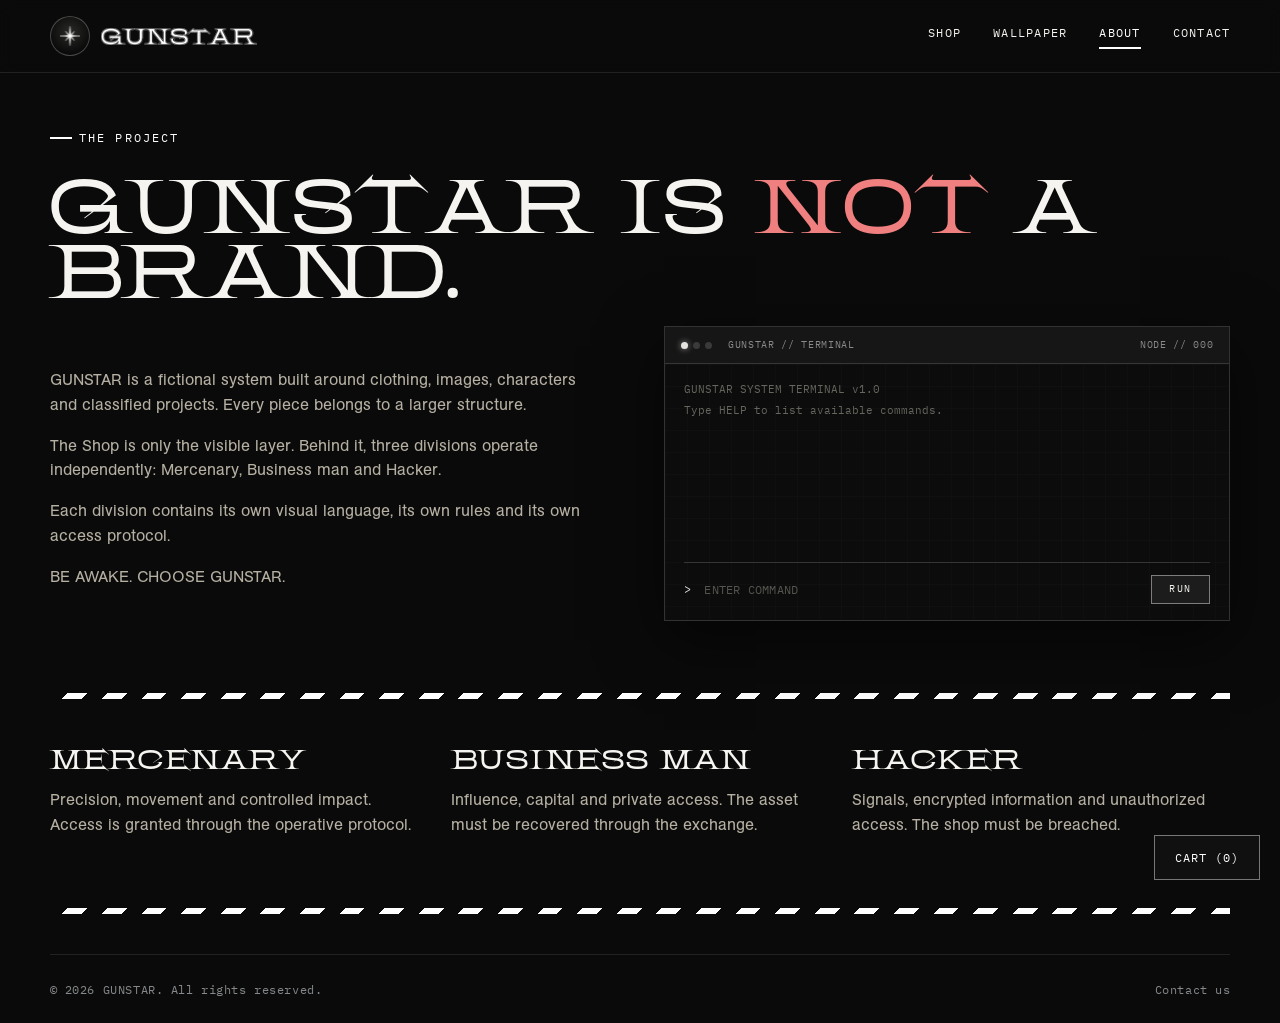
<file: a-propos.html>
<!DOCTYPE html>
<html lang="en">

<head>
  <meta charset="UTF-8">
  <meta name="viewport" content="width=device-width, initial-scale=1.0">

  <title>About — GUNSTAR</title>
  <meta
    name="description"
    content="About GUNSTAR — a classified system of clothing, images and digital artifacts."
  >

  <link
    rel="preconnect"
    href="https://fonts.googleapis.com"
  >
  <link
    rel="preconnect"
    href="https://fonts.gstatic.com"
    crossorigin
  >

  <link
    href="https://fonts.googleapis.com/css2?family=Anton&family=Archivo:wght@400;500;600;700&family=IBM+Plex+Mono:wght@500;600&display=swap"
    rel="stylesheet"
  >

  <link rel="stylesheet" href="assets/css/style.css">
  <link rel="icon" type="image/png" href="https://res.cloudinary.com/iptm1k0x/image/upload/demon_face.png">
</head>

<body>

<header class="header">
  <div class="header__inner">

    <a href="index.html" class="brand">
  <img
    src="assets/img/etoile_blanche.png"
    class="brand__logo-symbol"
    alt="GUNSTAR"
  >
  <img
    src="assets/img/bogo_blanc.png"
    class="brand__logo-wordmark"
    alt="GUNSTAR"
  >
</a>

    <nav class="nav">
      <a href="galerie.html">Shop</a>
      <a href="wallpaper.html">Wallpaper</a>
      <a href="a-propos.html" aria-current="page">About</a>
      <a href="contact.html">Contact</a>
    </nav>

    <button
      class="nav-toggle"
      aria-label="Open menu"
      aria-expanded="false"
    >
      ☰
    </button>

  </div>
</header>


<main>

  <section class="section">
  <div class="container">

    <div class="catalog-head">
      <div>
        <p class="eyebrow">THE PROJECT</p>
        <h1 style="font-size:clamp(2.4rem,6vw,4.4rem); margin-top:0.6rem;">
          GUNSTAR IS <span style="color:#F08080;">NOT</span> A BRAND.
        </h1>
      </div>
    </div>

    <div class="split">

      <div>
        <p style="margin-top:1.5rem;">
          GUNSTAR is a fictional system built around clothing,
          images, characters and classified projects.
          Every piece belongs to a larger structure.
        </p>

        <p>
          The Shop is only the visible layer.
          Behind it, three divisions operate independently:
          Mercenary, Business man and Hacker.
        </p>

        <p>
          Each division contains its own visual language,
          its own rules and its own access protocol.
        </p>

        <p>
          BE AWAKE. CHOOSE GUNSTAR.
        </p>
      </div>

      <div class="gunstar-terminal" data-gunstar-terminal>
        <div class="gunstar-terminal__bar">
          <div class="gunstar-terminal__lights"><i></i><i></i><i></i></div>
          <span>GUNSTAR // TERMINAL</span>
          <span>NODE // 000</span>
        </div>
        <div class="gunstar-terminal__body">
          <div class="gunstar-terminal__log" data-gunstar-log aria-live="polite"></div>
          <form class="gunstar-terminal__row" data-gunstar-form>
            <span>&gt;</span>
            <input
              type="text"
              data-gunstar-input
              autocomplete="off"
              spellcheck="false"
              maxlength="32"
              placeholder="ENTER COMMAND"
              aria-label="Commande terminal GUNSTAR"
            >
            <button type="submit" class="gunstar-terminal__run">RUN</button>
          </form>
        </div>
      </div>

    </div>
  </section>


  <section class="section section--tight">

    <div class="container">

      <div class="stripe"
           style="margin-bottom:3rem;">
      </div>

      <div class="grid">

        <article>
          <h3>Mercenary</h3>

          <p style="margin-top:1rem;">
            Precision, movement and controlled impact.
            Access is granted through the operative protocol.
          </p>
        </article>


        <article>
          <h3>Business man</h3>

          <p style="margin-top:1rem;">
            Influence, capital and private access.
            The asset must be recovered through the exchange.
          </p>
        </article>


        <article>
          <h3>Hacker</h3>

          <p style="margin-top:1rem;">
            Signals, encrypted information and unauthorized
            access. The shop must be breached.
          </p>
        </article>

      </div>

  </section>

</main>


<footer class="footer">

  <div class="container">

    <div class="stripe"
         style="margin-bottom:2.5rem;">
    </div>

    <div class="footer__bottom">
      <span>© 2026 GUNSTAR. All rights reserved.</span>
      <a href="contact.html">Contact us</a>
    </div>

  </div>

</footer>

<script src="assets/js/products-data.js"></script>
<script src="assets/js/cart.js"></script>
<script src="assets/js/script.js"></script>

</body>
</html>
</file>
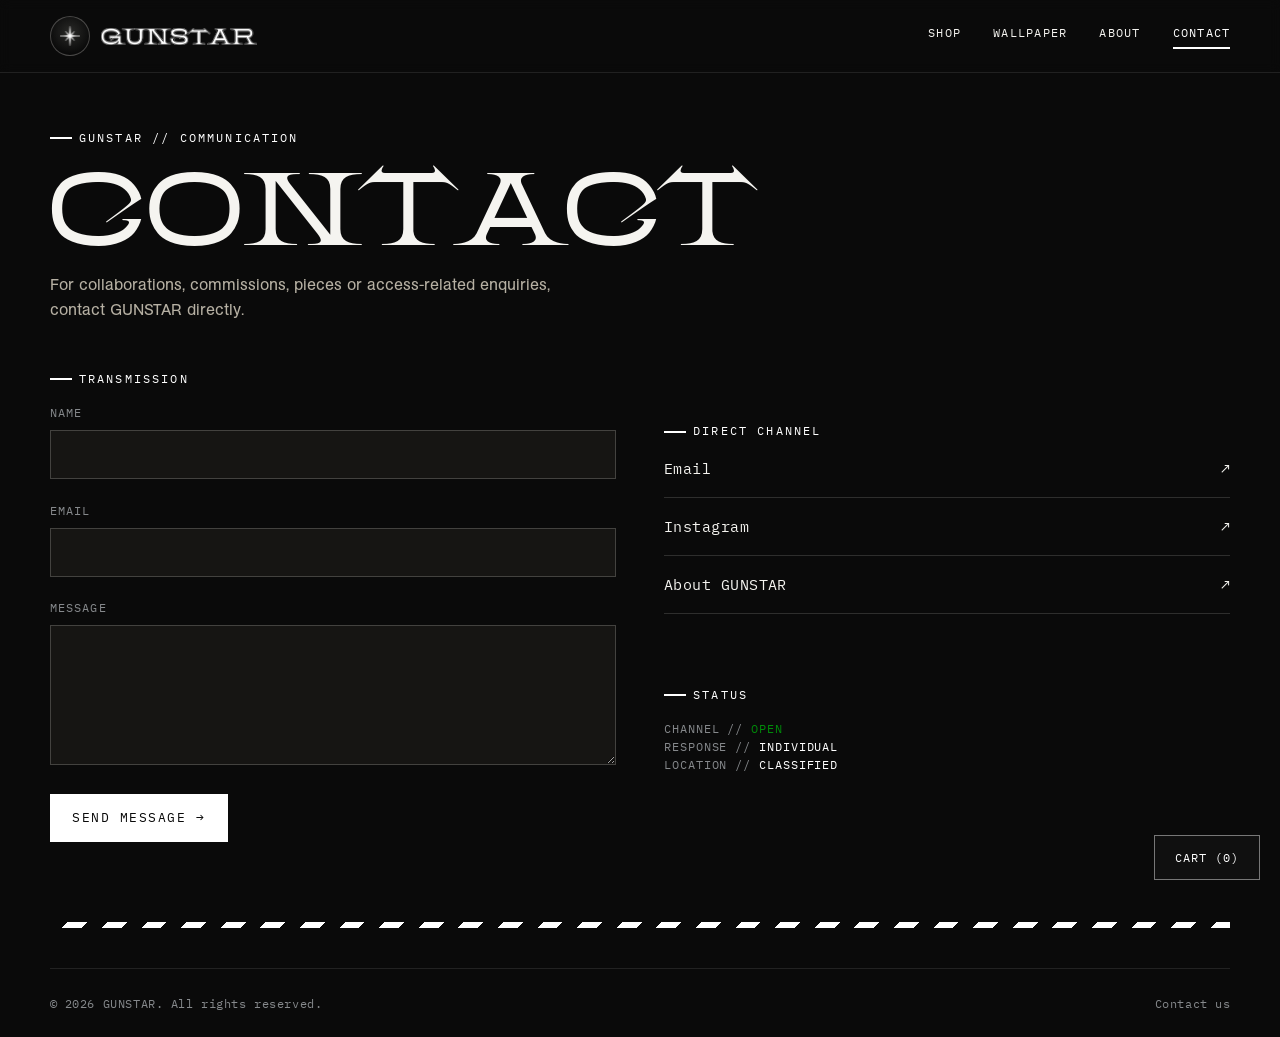
<file: contact.html>
<!DOCTYPE html>
<html lang="en">

<head>
  <meta charset="UTF-8">
  <meta name="viewport" content="width=device-width, initial-scale=1.0">

  <title>Contact — GUNSTAR</title>
  <meta
    name="description"
    content="Contact GUNSTAR."
  >

  <link
    rel="preconnect"
    href="https://fonts.googleapis.com"
  >

  <link
    href="https://fonts.googleapis.com/css2?family=Anton&family=Archivo:wght@400;500;600;700&family=IBM+Plex+Mono:wght@500;600&display=swap"
    rel="stylesheet"
  >

  <link rel="stylesheet" href="assets/css/style.css">
  <link rel="icon" type="image/png" href="https://res.cloudinary.com/iptm1k0x/image/upload/demon_face.png">
</head>

<body>

<header class="header">

  <div class="header__inner">

    <a href="index.html" class="brand">
  <img
    src="assets/img/etoile_blanche.png"
    class="brand__logo-symbol"
    alt="GUNSTAR"
  >
  <img
    src="assets/img/bogo_blanc.png"
    class="brand__logo-wordmark"
    alt="GUNSTAR"
  >
</a>

    <nav class="nav">
      <a href="galerie.html">Shop</a>
      <a href="wallpaper.html">Wallpaper</a>
      <a href="a-propos.html">About</a>
      <a href="contact.html" aria-current="page">Contact</a>
    </nav>

    <button
      class="nav-toggle"
      aria-label="Open menu"
      aria-expanded="false"
    >
      ☰
    </button>

  </div>

</header>


<main>

  <section class="section">

    <div class="container">

      <div class="catalog-head">

        <div>

          <p class="eyebrow">
            GUNSTAR // COMMUNICATION
          </p>

          <h1 style="font-size:clamp(3rem,8vw,6rem);">
            Contact
          </h1>

          <p style="margin-top:1.3rem;">
            For collaborations, commissions, pieces or
            access-related enquiries, contact GUNSTAR directly.
          </p>

        </div>

      </div>


      <div class="split">

        <div>

          <p class="eyebrow">
            TRANSMISSION
          </p>

          <form
            class="contact-form"
            data-contact-form
            action="https://formspree.io/f/xyegapop"
            method="POST"
          >

            <input type="hidden" name="_subject" value="GUNSTAR — New contact message">
            <input type="text" name="_gotcha" style="display:none" tabindex="-1" autocomplete="off">

            <div class="form-field">

              <label for="name">
                Name
              </label>

              <input
                id="name"
                type="text"
                name="name"
                autocomplete="name"
                required
              >

            </div>


            <div class="form-field">

              <label for="email">
                Email
              </label>

              <input
                id="email"
                type="email"
                name="email"
                autocomplete="email"
                required
              >

            </div>


            <div class="form-field">

              <label for="message">
                Message
              </label>

              <textarea
                id="message"
                name="message"
                required
              ></textarea>

            </div>


            <button
              type="submit"
              class="btn btn--solid"
            >
              Send message →
            </button>

          </form>

        </div>


        <div>

          <p class="eyebrow">
            DIRECT CHANNEL
          </p>

          <div class="contact-list">

            <a href="mailto:contact@gunstar.world">
              <span>Email</span>
              <span>↗</span>
            </a>

            <a href="https://www.instagram.com/gunstarllxx/" target="_blank" rel="noopener noreferrer">
  <span>Instagram</span>
  <span>↗</span>
</a>

            <a href="a-propos.html">
              <span>About GUNSTAR</span>
              <span>↗</span>
            </a>

          </div>


          <div style="margin-top:4rem;">

            <p class="eyebrow">
              STATUS
            </p>

            <p style="
              font-family:var(--font-mono);
              font-size:.72rem;
              letter-spacing:.08em;
              color:var(--steel);
            ">
               CHANNEL // <span style="color:#018a0a;">OPEN</span><br>
              RESPONSE // <span style="color:#ffffff;">INDIVIDUAL</span><br>
              LOCATION // <span style="color:#ffffff;">CLASSIFIED</span>
            </p>

          </div>

        </div>

      </div>

    </div>

  </section>

</main>


<footer class="footer">

  <div class="container">

    <div class="stripe"
         style="margin-bottom:2.5rem;">
    </div>

    <div class="footer__bottom">
      <span>© 2026 GUNSTAR. All rights reserved.</span>
      <a href="contact.html">Contact us</a>
    </div>

  </div>

</footer>

<script src="assets/js/products-data.js"></script>
<script src="assets/js/cart.js"></script>
<script src="assets/js/script.js"></script>

</body>
</html>
</file>
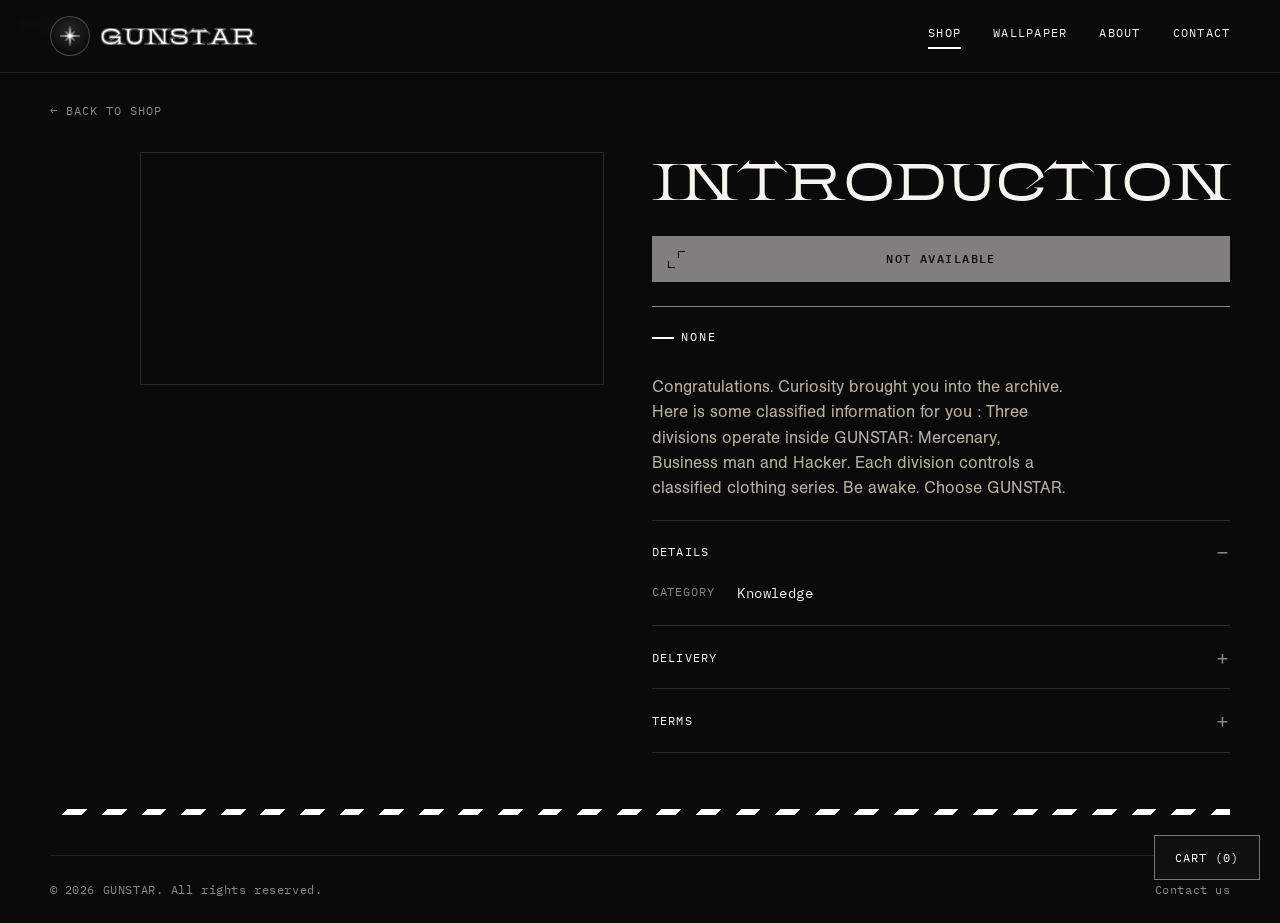
<file: product.html>
<!DOCTYPE html>
<html lang="en">
<head>
<meta charset="UTF-8">
<meta name="viewport" content="width=device-width, initial-scale=1.0">
<title>Product — GUNSTAR</title>
<meta name="description" content="GUNSTAR product page — visuals, story and details behind each piece.">
<link rel="preconnect" href="https://fonts.googleapis.com">
<link rel="preconnect" href="https://fonts.gstatic.com" crossorigin>
<link href="https://fonts.googleapis.com/css2?family=Anton&family=Archivo:wght@400;500;600;700&family=IBM+Plex+Mono:wght@500;600&display=swap" rel="stylesheet">
<link rel="stylesheet" href="assets/css/style.css">
<style>
.product-info #product-title {margin:0 0 .8rem}
.product-info .product-price {margin:0}
#shipping-note {color:var(--bone-dim);font: .85rem var(--font-mono);margin:.35rem 0 0}
#variant-field {border:0;padding:0;margin:1.6rem 0 0}
#variant-field legend {margin-bottom:.55rem}
#variant-options,.purchase-row,#quantity-control {display:flex;gap:.5rem}
.product-info button {font-family:var(--font-mono);cursor:pointer}
#variant-options button {min-width:3rem;min-height:44px;padding:0 .65rem;background:transparent;color:var(--bone);border:1px solid var(--steel)}
#variant-options button[aria-pressed=true] {background:var(--bone);color:var(--black)}
#variant-options button:disabled {opacity:.55;cursor:default;background:linear-gradient(to bottom right,transparent 49%,var(--steel) 50%,transparent 52%)}
.purchase-row {margin:1.3rem 0;padding-bottom:1.5rem;border-bottom:1px solid var(--steel)}
#quantity-control {align-items:center;background:var(--charcoal);gap:0}
#quantity-control button {width:2.3rem;height:44px;background:transparent;color:inherit;border:0}
#quantity-control button:disabled {opacity:.35}
#units {min-width:2ch;text-align:center}
#add-to-cart {flex:1;background:var(--bone);border:0;color:var(--black);min-height:46px}
#add-to-cart:disabled {opacity:.5}
#add-to-cart span {padding:.6rem}
.product-info .product-description {margin:.7rem 0 1.2rem}
</style>
</head>
<body>

<header class="header">
  <div class="header__inner">
    <a href="index.html" class="brand">
  <img
    src="assets/img/etoile_blanche.png"
    class="brand__logo-symbol"
    alt="GUNSTAR"
  >
  <img
    src="assets/img/bogo_blanc.png"
    class="brand__logo-wordmark"
    alt="GUNSTAR"
  >
</a>
    <nav class="nav">
      <a href="galerie.html" aria-current="page">Shop</a>
      <a href="wallpaper.html">Wallpaper</a>
      <a href="a-propos.html">About</a>
      <a href="contact.html">Contact</a>
    </nav>
    <button class="nav-toggle" aria-label="Open menu" aria-expanded="false">☰</button>
  </div>
</header>

<section class="section section--tight">
  <div class="container">

    <a class="product-back" href="galerie.html">← Back to shop</a>

    <div class="product" id="product-root">

      <!-- Gallery: thumbnails column + main media, filled in by initProductPage() -->
      <div class="product-gallery">
        <div class="product-gallery__thumbs" id="product-thumbs"></div>
        <div class="product-gallery__main">
          <span class="product-media__index" id="product-index">N°00</span>
          <div id="product-media-slot"></div>
        </div>
      </div>

      <!-- Info: title, description, accordion, filled in by initProductPage() -->
      <div class="product-info">
        <h1 id="product-title">Loading…</h1>
        <p class="product-price" id="product-price" hidden></p>
        <p id="shipping-note" hidden>Shipping calculated at checkout.</p>
        <fieldset id="variant-field" hidden>
          <legend id="variant-label">Size</legend>
          <div id="variant-options"></div>
        </fieldset>
        <div class="purchase-row">
          <div id="quantity-control" hidden>
            <button type="button" id="less" aria-label="Decrease quantity">−</button>
            <output id="units" aria-label="Quantity">1</output>
            <button type="button" id="more" aria-label="Increase quantity">+</button>
          </div>
          <button type="button" id="add-to-cart" disabled><span class="enquiry-btn__label">BUY THIS ITEM</span></button>
        </div>
        <p class="eyebrow" id="product-category"></p>
        <p class="product-description" id="product-description"></p>
        <div class="product-accordion">
          <details open>
            <summary>Details</summary>
            <dl class="product-details" id="product-details"></dl>
          </details>
          <details>
            <summary>Delivery</summary>
            <p id="product-delivery"></p>
          </details>
          <details>
            <summary>Terms</summary>
            <p id="product-terms"></p>
          </details>
        </div>
      </div>

    </div>
  </div>
</section>

<footer class="footer">
  <div class="container">
    <div class="stripe" style="margin-bottom:2.5rem;"></div>
    <div class="footer__bottom">
      <span>© 2026 GUNSTAR. All rights reserved.</span>
      <a href="contact.html">Contact us</a>
    </div>
  </div>
</footer>


<script src="assets/js/products-data.js?v=shop2"></script>
<script src="assets/js/cart.js?v=shop2"></script>
<script src="assets/js/script.js"></script>
</body>
</html>
</file>
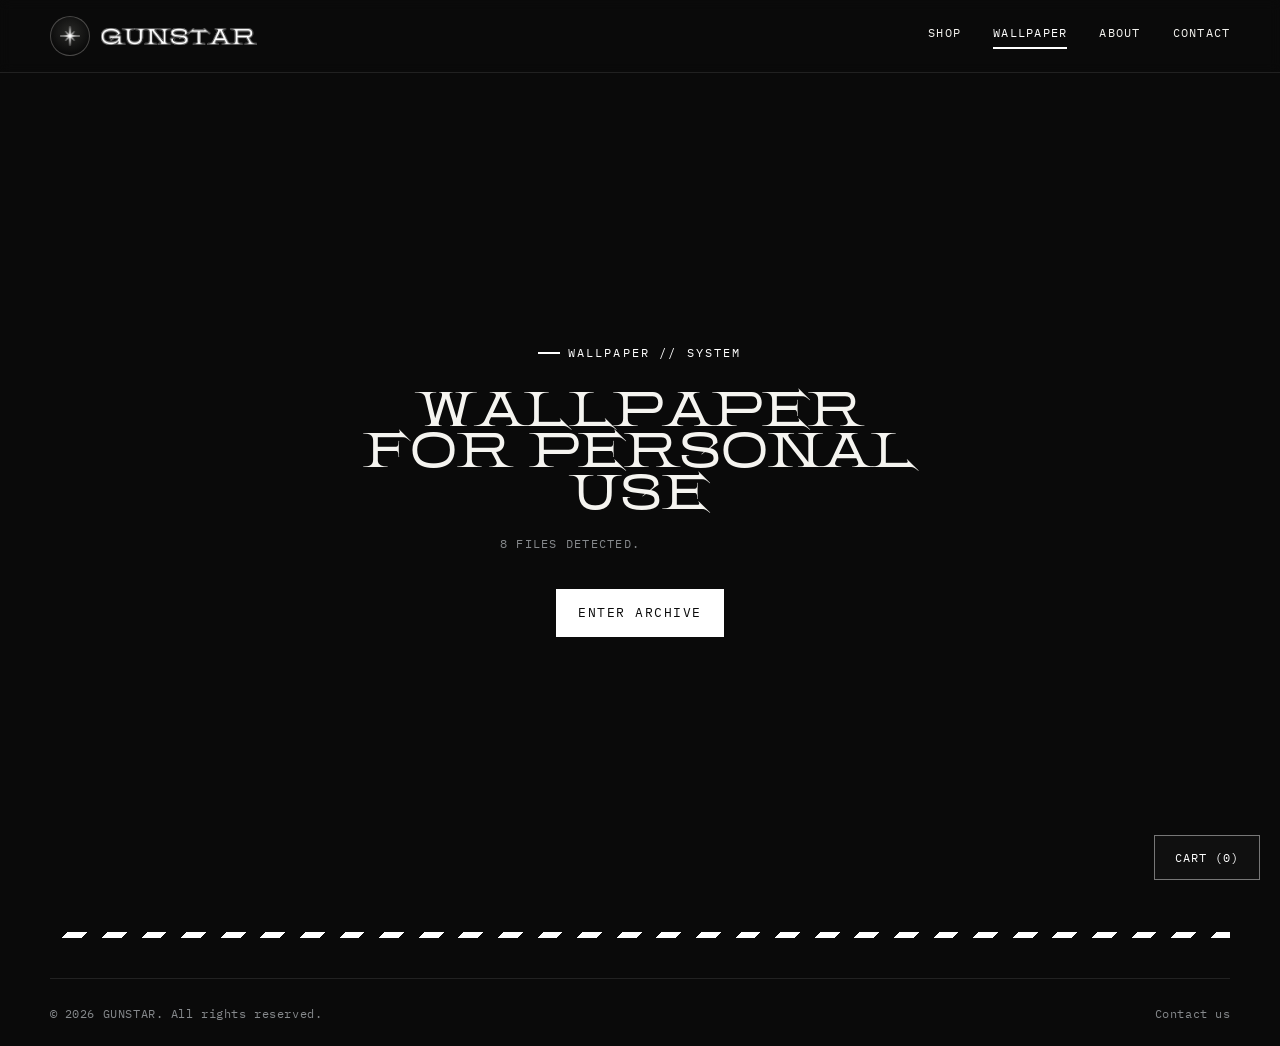
<file: wallpaper.html>
<!DOCTYPE html>
<html lang="en">
<head>
<meta charset="UTF-8">
<meta name="viewport" content="width=device-width, initial-scale=1.0">
<title>Wallpaper // System — GUNSTAR</title>
<meta name="description" content="GUNSTAR visual archive — consult and retrieve classified wallpaper transmissions.">
<link rel="icon" type="image/png" href="https://res.cloudinary.com/iptm1k0x/image/upload/demon_face.png">
<link rel="preconnect" href="https://fonts.googleapis.com">
<link rel="preconnect" href="https://fonts.gstatic.com" crossorigin>
<link href="https://fonts.googleapis.com/css2?family=Anton&family=Archivo:wght@400;500;600;700&family=IBM+Plex+Mono:wght@500;600&display=swap" rel="stylesheet">
<link rel="stylesheet" href="assets/css/style.css">
</head>
<body>

<header class="header">
  <div class="header__inner">
    <a href="index.html" class="brand">
      <img src="assets/img/etoile_blanche.png" class="brand__logo-symbol" alt="GUNSTAR">
      <img src="assets/img/bogo_blanc.png" class="brand__logo-wordmark" alt="GUNSTAR">
    </a>
    <nav class="nav">
      <a href="galerie.html">Shop</a>
      <a href="wallpaper.html" aria-current="page">Wallpaper</a>
      <a href="a-propos.html">About</a>
      <a href="contact.html">Contact</a>
    </nav>
    <button class="nav-toggle" aria-label="Open menu" aria-expanded="false">☰</button>
  </div>
</header>

<main class="wallpaper-page" id="wallpaper-root">

  <!-- ============ Intro screen ============ -->
  <section class="wallpaper-intro" id="wallpaper-intro">
    <p class="eyebrow">WALLPAPER // SYSTEM</p>
    <h1 class="wallpaper-intro__title">WALLPAPER<br>FOR PERSONAL USE</h1>
    <p class="wallpaper-intro__count" id="wallpaper-count"><!-- filled by JS --></p>

    <button type="button" class="btn btn--solid" id="wallpaper-enter">ENTER ARCHIVE</button>

    <div class="wallpaper-intro__status" id="wallpaper-status" hidden>
      <p class="wallpaper-intro__status-text" id="wallpaper-status-text">INITIALIZING...</p>
      <div class="wallpaper-progress"><div class="wallpaper-progress__bar" id="wallpaper-progress-bar"></div></div>
    </div>
  </section>

  <!-- ============ Main viewer ============ -->
  <section class="wallpaper-viewer" id="wallpaper-viewer" hidden>

    <div class="wallpaper-viewer__top">
      <span class="wallpaper-viewer__file" id="wallpaper-file-counter">FILE 01 / 01</span>
      <span class="wallpaper-viewer__signal">SIGNAL // ACTIVE</span>
    </div>

    <div class="wallpaper-frame" id="wallpaper-frame">
      <img id="wallpaper-image" alt="">
      <div class="wallpaper-scanline" id="wallpaper-scanline" hidden aria-hidden="true"></div>
    </div>

    <dl class="wallpaper-meta" id="wallpaper-meta"></dl>

    <div class="wallpaper-scan">
      <button type="button" class="wallpaper-scan__btn" id="wallpaper-scan-btn">
        <span id="wallpaper-scan-label">HOLD TO SCAN</span>
      </button>
      <div class="wallpaper-scan__progress" id="wallpaper-scan-progress" hidden>
        <div class="wallpaper-scan__track"><div class="wallpaper-scan__bar" id="wallpaper-scan-bar"></div></div>
        <span class="wallpaper-scan__percent" id="wallpaper-scan-percent">0%</span>
      </div>
      <a class="btn btn--solid wallpaper-download" id="wallpaper-download" download hidden>DOWNLOAD WALLPAPER</a>
    </div>

    <nav class="wallpaper-nav">
      <button type="button" class="wallpaper-nav__btn" id="wallpaper-prev" aria-label="Previous wallpaper">← PREVIOUS</button>
      <span class="wallpaper-nav__counter" id="wallpaper-counter">01 / 01</span>
      <button type="button" class="wallpaper-nav__btn" id="wallpaper-next" aria-label="Next wallpaper">NEXT →</button>
    </nav>

  </section>

</main>

<footer class="footer">
  <div class="container">
    <div class="stripe" style="margin-bottom:2.5rem;"></div>
    <div class="footer__bottom">
      <span>© 2026 GUNSTAR. All rights reserved.</span>
      <a href="contact.html">Contact us</a>
    </div>
  </div>
</footer>

<script src="assets/js/products-data.js"></script>
<script src="assets/js/cart.js"></script>
<script src="assets/js/wallpapers-data.js"></script>
<script src="assets/js/script.js"></script>
</body>
</html>
</file>
<file: assets/css/style.css>
/* =========================================================
   GUNSTAR — style.css
   Direction : streetwear brut, noir & blanc pur,
   bandes de danger monochromes comme signature graphique.
   ========================================================= */

/* ---------- Fonts ---------- */
@font-face {
  font-family: 'BBBouquet';
  src: url('../fonts/BBBouquet-UltraExpanded.otf') format('opentype');
  font-weight: 400;
  font-style: normal;
  font-display: swap;
}
@font-face {
  font-family: 'AG Book Pro';
  src: url('../fonts/ag-book-pro-regular.otf') format('opentype');
  font-weight: 400;
  font-style: normal;
  font-display: swap;
}
/* ---------- Reset ---------- */
*, *::before, *::after { box-sizing: border-box; }
html, body { margin: 0; padding: 0; }
img, video { max-width: 100%; display: block; }
a { color: inherit; text-decoration: none; }
button { font: inherit; cursor: pointer; }
ul { list-style: none; margin: 0; padding: 0; }
[hidden] { display: none !important; }

/* ---------- Design tokens ---------- */
:root {
  --black:        #0a0a0a;
  --charcoal:      #161513;
  --charcoal-2:    #201f1c;
  --bone:          #f5f4f0;
  --bone-dim:      #b6b0a3;
  --steel:         #86898c;
  --white:         #ffffff;
  --white-dim:     #cfcdc7;

  --font-display: 'BBBouquet', 'Anton', sans-serif;
  --font-body:    'AG Book Pro', sans-serif;
  --font-mono:    'IBM Plex Mono', monospace;

  --container: 1180px;
  --stripe: repeating-linear-gradient(
    -45deg,
    var(--white) 0 14px,
    var(--black) 14px 28px
  );
}

@media (prefers-reduced-motion: reduce) {
  *, *::before, *::after { animation-duration: 0.001ms !important; animation-iteration-count: 1 !important; transition-duration: 0.001ms !important; scroll-behavior: auto !important; }
}

/* ---------- Base ---------- */
html { scroll-behavior: smooth; }
body {
  background: var(--black);
  color: var(--bone);
  font-family: var(--font-body);
  font-size: 16px;
  line-height: 1.55;
  -webkit-font-smoothing: antialiased;
}

h1, h2, h3 {
  font-family: var(--font-display);
  font-weight: 400;
  text-transform: uppercase;
  letter-spacing: 0.01em;
  line-height: 0.92;
  margin: 0;
}
h1 { font-size: clamp(2.8rem, 9vw, 6.5rem); }
h2 { font-size: clamp(2rem, 5vw, 3.4rem); }
h3 { font-size: clamp(1.2rem, 2.4vw, 1.6rem); }

p { margin: 0 0 1rem; color: var(--bone-dim); max-width: 60ch; }

.eyebrow {
  font-family: var(--font-mono);
  font-size: 0.75rem;
  letter-spacing: 0.18em;
  text-transform: uppercase;
  color: var(--white);
  display: inline-flex;
  align-items: center;
  gap: 0.6em;
  margin-bottom: 1rem;
}
.eyebrow::before {
  content: "";
  width: 22px; height: 2px;
  background: var(--white);
}

:focus-visible {
  outline: 2px solid var(--white);
  outline-offset: 3px;
}

/* ---------- Layout helpers ---------- */
.container {
  width: 100%;
  max-width: var(--container);
  margin: 0 auto;
  padding: 0 1.5rem;
}
.section { padding: 5.5rem 0; }
.section--tight { padding: 3rem 0; }

.stripe {
  height: 6px;
  background: var(--stripe);
}

/* ---------- Buttons ---------- */
.btn {
  display: inline-flex;
  align-items: center;
  gap: 0.6em;
  font-family: var(--font-mono);
  font-size: 0.8rem;
  letter-spacing: 0.12em;
  text-transform: uppercase;
  padding: 0.95em 1.6em;
  border: 2px solid var(--bone);
  transition: background 0.15s ease, color 0.15s ease, border-color 0.15s ease, transform 0.15s ease;
}
.btn:hover, .btn:focus-visible { transform: translate(-2px, -2px); }

.btn--solid {
  background: var(--white);
  border-color: var(--white);
  color: var(--black);
}
.btn--solid:hover, .btn--solid:focus-visible { background: var(--black); border-color: var(--white); color: var(--white); }

.btn--ghost {
  background: transparent;
  color: var(--bone);
}
.btn--ghost:hover, .btn--ghost:focus-visible { border-color: var(--white); color: var(--white); }

/* ---------- Header / Nav ---------- */
.header {
  position: sticky;
  top: 0;
  z-index: 50;
  background: rgba(10,10,10,0.9);
  backdrop-filter: blur(6px);
  border-bottom: 1px solid rgba(245,244,240,0.1);
}
.header__inner {
  display: flex;
  align-items: center;
  justify-content: space-between;
  padding: 1rem 1.5rem;
  max-width: var(--container);
  margin: 0 auto;
}
.brand {
  display: flex;
  align-items: center;
  gap: 0.7rem;
  font-family: var(--font-display);
  font-size: 1.35rem;
  letter-spacing: 0.03em;
  text-transform: uppercase;
}
.brand__logo-symbol {
  display: block;
  width: 40px;
  height: 40px;
  padding: 9px;
  object-fit: contain;
  flex-shrink: 0;
  border-radius: 50%;
  background: radial-gradient(circle at 50% 40%, #2a2a28, var(--black) 72%);
  border: 1px solid rgba(245,244,240,0.25);
  box-sizing: border-box;
}

.brand__logo-wordmark {
  display: block;
  height: 17px;
  width: auto;
  object-fit: contain;
  flex-shrink: 0;
}

.nav {
  display: flex;
  gap: 2rem;
}
.nav a {
  font-family: var(--font-mono);
  font-size: 0.78rem;
  letter-spacing: 0.1em;
  text-transform: uppercase;
  padding-bottom: 4px;
  border-bottom: 2px solid transparent;
  transition: border-color 0.15s ease, color 0.15s ease;
}
.nav a:hover, .nav a:focus-visible { border-color: var(--white); }
.nav a[aria-current="page"] { color: var(--white); border-color: var(--white); }

.nav-toggle {
  display: none;
  background: none;
  border: 1px solid var(--bone);
  color: var(--bone);
  width: 42px; height: 42px;
  align-items: center;
  justify-content: center;
}

@media (max-width: 760px) {
  .nav {
    position: absolute;
    top: 100%; left: 0; right: 0;
    background: var(--black);
    border-bottom: 1px solid rgba(245,244,240,0.1);
    flex-direction: column;
    gap: 0;
    max-height: 0;
    overflow: hidden;
    transition: max-height 0.25s ease;
  }
  .nav.is-open { max-height: 300px; }
  .nav a { padding: 1rem 1.5rem; border-bottom: 1px solid rgba(245,244,240,0.08); width: 100%; }
  .nav-toggle { display: inline-flex; }
}

/* ---------- Hero ---------- */
.hero {
  position: relative;
  padding: 6rem 0 5rem;
  overflow: hidden;
  text-align: center;
}
.hero::before {
  content: "";
  position: absolute;
  inset: 0;
  background: radial-gradient(circle at 50% 30%, rgba(255,255,255,0.06), transparent 55%);
  pointer-events: none;
}
.hero__inner { position: relative; }
.hero h1 { margin: 0 0 1.2rem; }
.hero p { margin: 0 auto 2.2rem; max-width: 46ch; font-size: 1.05rem; }
.hero__cta { display: flex; gap: 1rem; justify-content: center; flex-wrap: wrap; }

/* ---------- Marquee ---------- */
.marquee {
  border-top: 1px solid rgba(245,244,240,0.12);
  border-bottom: 1px solid rgba(245,244,240,0.12);
  overflow: hidden;
  white-space: nowrap;
  padding: 0.9rem 0;
  background: var(--charcoal);
}
.marquee__track {
  display: inline-block;
  font-family: var(--font-display);
  letter-spacing: 0.05em;
  text-transform: uppercase;
  font-size: 1rem;
  color: var(--bone-dim);
  animation: scroll 26s linear infinite;
}
.marquee__track span { color: var(--white); padding: 0 0.8em; }
@keyframes scroll {
  from { transform: translateX(0); }
  to { transform: translateX(-50%); }
}

/* ---------- Cards / media placeholders ---------- */
.grid {
  display: grid;
  grid-template-columns: repeat(3, 1fr);
  gap: 1.4rem;
}
@media (max-width: 860px) { .grid { grid-template-columns: repeat(2, 1fr); } }
@media (max-width: 560px) { .grid { grid-template-columns: 1fr; } }

.media-card {
  position: relative;
  aspect-ratio: 4 / 5;
  background: var(--charcoal);
  border: 1px solid rgba(245,244,240,0.12);
  overflow: hidden;
  display: block;
  width: 100%;
  text-align: left;
  padding: 0;
}
.media-card img, .media-card video {
  width: 100%; height: 100%; object-fit: cover;
  transition: transform 0.4s ease;
}
.media-card:hover img, .media-card:hover video { transform: scale(1.05); }

.media-card__placeholder {
  position: absolute; inset: 0;
  display: flex; flex-direction: column; align-items: center; justify-content: center;
  gap: 0.6rem;
  background:
    repeating-linear-gradient(45deg, rgba(245,244,240,0.04) 0 2px, transparent 2px 14px);
  color: var(--steel);
}
.media-card__placeholder svg { width: 34px; height: 34px; opacity: 0.6; }
.media-card__placeholder span {
  font-family: var(--font-mono);
  font-size: 0.7rem;
  letter-spacing: 0.1em;
  text-transform: uppercase;
}
.media-card__tag {
  position: absolute; top: 0.7rem; left: 0.7rem;
  background: var(--black);
  border: 1px solid var(--white);
  color: var(--white);
  font-family: var(--font-mono);
  font-size: 0.65rem;
  letter-spacing: 0.1em;
  padding: 0.25em 0.6em;
  text-transform: uppercase;
}
.media-card__play {
  position: absolute; inset: 0;
  display: grid; place-items: center;
  pointer-events: none;
}
.media-card__play svg { width: 46px; height: 46px; }

/* ---------- Section headers ---------- */
.section-head { margin-bottom: 2.6rem; }
.section-head--center { text-align: center; }
.section-head--split {
  display: flex;
  justify-content: space-between;
  align-items: flex-end;
  gap: 1.5rem;
  flex-wrap: wrap;
}

/* ---------- Split (about teaser, story blocks) ---------- */
.split {
  display: grid;
  grid-template-columns: 1fr 1fr;
  gap: 3rem;
  align-items: center;
}
@media (max-width: 800px) { .split { grid-template-columns: 1fr; } }
.split--reverse { direction: rtl; }
.split--reverse > * { direction: ltr; }

.portrait-frame {
  position: relative;
  aspect-ratio: 3 / 4;
  border: 1px solid rgba(245,244,240,0.15);
  background: var(--charcoal);
}

/* ---------- Filter tabs (galerie) ---------- */
.filters {
  display: flex;
  gap: 0.6rem;
  flex-wrap: wrap;
}
.filters button {
  background: transparent;
  border: 1px solid rgba(245,244,240,0.25);
  color: var(--bone-dim);
  font-family: var(--font-mono);
  font-size: 0.72rem;
  letter-spacing: 0.1em;
  text-transform: uppercase;
  padding: 0.6em 1.1em;
  transition: all 0.15s ease;
}
.filters button:hover, .filters button:focus-visible { border-color: var(--white); color: var(--bone); }
.filters button[aria-pressed="true"] { background: var(--white); border-color: var(--white); color: var(--black); }

/* ---------- Lightbox ---------- */
.lightbox {
  position: fixed; inset: 0;
  background: rgba(10,10,10,0.96);
  display: none;
  align-items: center; justify-content: center;
  z-index: 100;
  padding: 2rem;
}
.lightbox.is-open { display: flex; }
.lightbox__content { max-width: min(90vw, 900px); max-height: 85vh; }
.lightbox__content img, .lightbox__content video { max-height: 85vh; width: auto; margin: 0 auto; }
.lightbox__close {
  position: absolute; top: 1.4rem; right: 1.6rem;
  background: none; border: 1px solid var(--bone); color: var(--bone);
  width: 42px; height: 42px;
}

/* ---------- Forms ---------- */
.form-field { margin-bottom: 1.4rem; }
.form-field label {
  display: block;
  font-family: var(--font-mono);
  font-size: 0.72rem;
  letter-spacing: 0.1em;
  text-transform: uppercase;
  color: var(--steel);
  margin-bottom: 0.5rem;
}
.form-field input, .form-field textarea {
  width: 100%;
  background: var(--charcoal);
  border: 1px solid rgba(245,244,240,0.2);
  color: var(--bone);
  font-family: var(--font-body);
  font-size: 1rem;
  padding: 0.85em 1em;
}
.form-field input:focus, .form-field textarea:focus {
  outline: none;
  border-color: var(--white);
}
.form-field textarea { min-height: 140px; resize: vertical; }

.form-status {
  margin-top: 1.1rem;
  padding: 0.8rem 1em;
  border: 1px solid rgba(245,244,240,0.2);
  font-family: var(--font-mono);
  font-size: 0.75rem;
  letter-spacing: 0.03em;
}
.form-status--success { color: var(--bone); border-color: rgba(245,244,240,0.4); }
.form-status--error { color: var(--bone-dim); border-color: rgba(245,244,240,0.2); }

/* ---------- Contact list ---------- */
.contact-list { display: flex; flex-direction: column; gap: 1.1rem; }
.contact-list a {
  font-family: var(--font-mono);
  font-size: 0.95rem;
  letter-spacing: 0.03em;
  border-bottom: 1px solid rgba(245,244,240,0.15);
  padding-bottom: 1rem;
  display: flex;
  justify-content: space-between;
}
.contact-list a:hover, .contact-list a:focus-visible { color: var(--white); }

/* ---------- Footer ---------- */
.footer {
  background: var(--black);
  padding: 3.5rem 0 2rem;
}
.footer__grid {
  display: grid;
  grid-template-columns: 1.4fr 1fr 1fr;
  gap: 2.5rem;
  margin-bottom: 2.5rem;
}
@media (max-width: 700px) { .footer__grid { grid-template-columns: 1fr; } }
.footer h4 {
  font-family: var(--font-mono);
  font-size: 0.72rem;
  letter-spacing: 0.14em;
  text-transform: uppercase;
  color: var(--steel);
  margin: 0 0 1rem;
}
.footer ul li { margin-bottom: 0.6rem; }
.footer ul a:hover, .footer ul a:focus-visible { color: var(--white); }
.footer__bottom {
  display: flex; justify-content: space-between; flex-wrap: wrap; gap: 0.8rem;
  font-family: var(--font-mono);
  font-size: 0.72rem;
  color: var(--steel);
  letter-spacing: 0.05em;
  padding-top: 1.6rem;
  border-top: 1px solid rgba(245,244,240,0.1);
}

/* ---------- Reveal on scroll ---------- */
.reveal { opacity: 0; transform: translateY(24px); transition: opacity 0.6s ease, transform 0.6s ease; }
.reveal.is-visible { opacity: 1; transform: translateY(0); }

/* ---------- Landing video page ---------- */
.landing-video-page {
  margin: 0;
  height: 100vh;
  background: #000000;
  display: flex;
  align-items: center;
  justify-content: center;
}

.video-link {
  display: block;
  cursor: pointer;
}

.landing-video {
  max-width: 80vw;
  max-height: 80vh;
  display: block;
}

/* =========================================================
   Product page — added on top of the existing style.css.
   Copy this whole block to the end of assets/css/style.css.
   (Replaces any earlier "product page" block you may have
   added from a previous version of this file.)
   ========================================================= */

.product-back {
  display: inline-flex;
  align-items: center;
  gap: 0.5em;
  font-family: var(--font-mono);
  font-size: 0.78rem;
  letter-spacing: 0.08em;
  text-transform: uppercase;
  color: var(--steel);
  margin-bottom: 2rem;
}
.product-back:hover,
.product-back:focus-visible { color: var(--white); }

.product {
  display: grid;
  grid-template-columns: 1.1fr 1fr;
  gap: 3rem;
  align-items: start;
}
@media (max-width: 860px) {
  .product { grid-template-columns: 1fr; }
}

/* ---------- Gallery: thumbnail column + main media ---------- */
.product-gallery {
  display: flex;
  gap: 0.9rem;
}
@media (max-width: 560px) {
  .product-gallery { flex-direction: column-reverse; }
}

.product-gallery__thumbs {
  display: flex;
  flex-direction: column;
  gap: 0.6rem;
  width: 76px;
  flex-shrink: 0;
}
@media (max-width: 560px) {
  .product-gallery__thumbs { flex-direction: row; width: auto; overflow-x: auto; }
}

.product-gallery__thumb {
  width: 76px;
  height: auto;
  aspect-ratio: auto;
  overflow: hidden;
  border: 1px solid rgba(245,244,240,0.14);
  background: var(--charcoal);
  padding: 0;
  flex-shrink: 0;
}

.product-gallery__thumb img,
.product-gallery__thumb video {
  width: 100%;
  height: auto;
  display: block;
  object-fit: contain;
  opacity: 0.5;
  transition: opacity 0.2s ease;
}
.product-gallery__thumb:hover img,
.product-gallery__thumb:hover video { opacity: 0.8; }
.product-gallery__thumb.is-active {
  border-color: var(--white);
}
.product-gallery__thumb.is-active img,
.product-gallery__thumb.is-active video { opacity: 1; }

/* ---------- Product page media — adapts to the media's natural shape ---------- */
.product-gallery__main {
  aspect-ratio: auto;   /* no more forced 4/5 ratio */
  width: 100%;
  background: none;     /* no charcoal fill left showing around the media */
  border: 1px solid rgba(245,244,240,0.14);
}
.product-gallery__main img,
.product-gallery__main video {
  width: 100%;
  height: auto;
  display: block;
  object-fit: contain;  /* keeps the media's own proportions */
}
.product-media__index {
  position: absolute;
  top: 0.9rem; left: 0.9rem;
  font-family: var(--font-mono);
  font-size: 0.7rem;
  letter-spacing: 0.08em;
  color: var(--white);
  background: rgba(10,10,10,0.75);
  padding: 0.25em 0.6em;
  z-index: 2;
}

/* ---------- Info column ---------- */
.product-info {
  display: flex;
  flex-direction: column;
  padding-top: 0.4rem;
}
.product-info h1 {
  font-size: clamp(2rem, 4.5vw, 3rem);
  margin-bottom: 0.6rem;
}
.product-type {
  font-family: var(--font-mono);
  font-size: 0.78rem;
  letter-spacing: 0.1em;
  text-transform: uppercase;
  color: var(--steel);
  margin-bottom: 1.6rem;
}
.product-description {
  font-size: 1.02rem;
  color: var(--bone-dim);
  max-width: 46ch;
  margin-bottom: 2rem;
}

.product-cta {
  display: flex;
  gap: 1rem;
  flex-wrap: wrap;
  margin-bottom: 2.2rem;
}

/* ---------- Accordion (Details / Delivery / Terms) ---------- */
.product-accordion {
  border-top: 1px solid rgba(245,244,240,0.14);
}
.product-accordion details {
  border-bottom: 1px solid rgba(245,244,240,0.14);
}
.product-accordion summary {
  display: flex;
  justify-content: space-between;
  align-items: center;
  padding: 1.1rem 0;
  font-family: var(--font-mono);
  font-size: 0.78rem;
  letter-spacing: 0.1em;
  text-transform: uppercase;
  color: var(--bone);
  cursor: pointer;
  list-style: none;
}
.product-accordion summary::-webkit-details-marker { display: none; }
.product-accordion summary::after {
  content: "+";
  font-family: var(--font-body);
  font-size: 1.1rem;
  color: var(--steel);
}
.product-accordion details[open] summary::after { content: "\2212"; }

.product-accordion p {
  padding-bottom: 1.3rem;
  color: var(--bone-dim);
  max-width: 46ch;
}

.product-details {
  display: grid;
  grid-template-columns: auto 1fr;
  gap: 0.6rem 1.4rem;
  padding-bottom: 1.3rem;
  margin: 0;
}
.product-details dt {
  font-family: var(--font-mono);
  font-size: 0.72rem;
  letter-spacing: 0.08em;
  text-transform: uppercase;
  color: var(--steel);
}
.product-details dd {
  margin: 0;
  font-family: var(--font-mono);
  font-size: 0.85rem;
  letter-spacing: 0.03em;
  color: var(--bone);
}
/* =========================================================
   Catalogue galerie — grille dense à filets fins, légendes
   monospace sous chaque visuel, numérotation d'archive.
   Add this whole block to the end of assets/css/style.css.
   ========================================================= */

.catalog-head {
  display: flex;
  justify-content: space-between;
  align-items: flex-end;
  flex-wrap: wrap;
  gap: 1.5rem;
  margin-bottom: 2.5rem;
}

.catalog-filters {
  display: flex;
  gap: 1.6rem;
  font-family: var(--font-mono);
  font-size: 0.78rem;
  letter-spacing: 0.1em;
  text-transform: uppercase;
}
.catalog-filters button {
  background: none;
  border: none;
  padding: 0 0 0.3rem;
  color: var(--steel);
  border-bottom: 1px solid transparent;
}
.catalog-filters button:hover,
.catalog-filters button:focus-visible { color: var(--bone); }
.catalog-filters button[aria-pressed="true"] {
  color: var(--white);
  border-bottom-color: var(--white);
}
.catalog-filters .filter-lock {
  display: inline-block;
  color: #ff3b30;
  font-size: 0.55rem;
  transform: translateY(-1px);
}
.catalog-filters button.is-unlocked .filter-lock { color: #60ff7a; }

.catalog {
  display: grid;
  grid-template-columns: repeat(6, 1fr);
  gap: 1px;
  background: transparent;
  border: none;
}
@media (max-width: 1200px) { .catalog { grid-template-columns: repeat(5, 1fr); } }
@media (max-width: 900px)  { .catalog { grid-template-columns: repeat(4, 1fr); } }
@media (max-width: 680px)  { .catalog { grid-template-columns: repeat(3, 1fr); } }
@media (max-width: 480px)  { .catalog { grid-template-columns: repeat(2, 1fr); } }

.catalog-item {
  background: var(--black);
  display: flex;
  flex-direction: column;
  text-align: left;
  padding: 0;
  border: none;
  width: 100%;
  cursor: pointer;
}

.catalog-item__media {
  position: relative;
  aspect-ratio: 4 / 5;
  overflow: hidden;
  background: var(--charcoal);
}
.catalog-item__media img,
.catalog-item__media video {
  width: 100%; height: 100%; object-fit: cover;
  transition: transform 0.5s ease, filter 0.5s ease;
  filter: grayscale(0.15);
}
.catalog-item:hover .catalog-item__media img,
.catalog-item:hover .catalog-item__media video {
  transform: scale(1.045);
  filter: grayscale(0);
}

.catalog-item__index {
  position: absolute;
  top: 0.4rem; left: 0.4rem;
  font-family: var(--font-mono);
  font-size: 0.58rem;
  letter-spacing: 0.06em;
  color: var(--white);
  background: rgba(10,10,10,0.75);
  padding: 0.15em 0.4em;
}

.catalog-item__play {
  position: absolute; inset: 0;
  display: grid; place-items: center;
  pointer-events: none;
  opacity: 0.9;
}
.catalog-item__play svg { width: 22px; height: 22px; }

.catalog-item__placeholder {
  position: absolute; inset: 0;
  display: flex; flex-direction: column; align-items: center; justify-content: center;
  gap: 0.4rem;
  color: var(--steel);
  background: repeating-linear-gradient(45deg, rgba(245,244,240,0.04) 0 2px, transparent 2px 14px);
}
.catalog-item__placeholder svg { width: 20px; height: 20px; opacity: 0.55; }
.catalog-item__placeholder span {
  font-family: var(--font-mono);
  font-size: 0.58rem;
  letter-spacing: 0.06em;
  text-transform: uppercase;
}

.catalog-item__caption {
  display: flex;
  justify-content: space-between;
  align-items: center;
  gap: 0.4rem;
  padding: 0.45rem 0.55rem;
  border-top: 1px solid rgba(245,244,240,0.12);
}
.catalog-item__caption .name {
  font-family: var(--font-mono);
  font-size: 0.62rem;
  letter-spacing: 0.04em;
  text-transform: uppercase;
  color: var(--bone);
  white-space: nowrap;
  overflow: hidden;
  text-overflow: ellipsis;
}
.catalog-item__caption .type {
  font-family: var(--font-mono);
  font-size: 0.56rem;
  letter-spacing: 0.06em;
  text-transform: uppercase;
  color: var(--steel);
  flex-shrink: 0;
}

.catalog-item.is-locked-in-all {
  cursor: not-allowed;
  opacity: 0.45;
}

.catalog-item.is-locked-in-all:hover .catalog-item__media img,
.catalog-item.is-locked-in-all:hover .catalog-item__media video {
  transform: none;
  filter: grayscale(0.15);
}

.catalog-item.is-locked-in-all {
  user-select: none;
}
/* =========================================================
   Portail classifié — expériences d'accès par division.
   ========================================================= */

body.gate-open { overflow: hidden; }

.access-gate {
  position: fixed;
  inset: 0;
  z-index: 500;
  overflow: auto;
  background: rgba(2, 2, 2, 0.98);
  opacity: 0;
  visibility: hidden;
  transition: opacity 0.25s ease, visibility 0.25s ease;
}
.access-gate.is-active { opacity: 1; visibility: visible; }
.access-gate::before {
  content: "";
  position: fixed;
  inset: 0;
  pointer-events: none;
  z-index: 4;
  background: linear-gradient(transparent 50%, rgba(255,255,255,0.018) 50%);
  background-size: 100% 4px;
  mix-blend-mode: screen;
}
.access-gate::after {
  content: "";
  position: fixed;
  left: 0;
  right: 0;
  top: -18%;
  height: 16%;
  z-index: 5;
  pointer-events: none;
  background: linear-gradient(transparent, rgba(255,255,255,0.045), transparent);
  animation: gateScan 7s linear infinite;
}
@keyframes gateScan { to { transform: translateY(850%); } }

.gate-noise {
  position: fixed;
  inset: 0;
  opacity: 0.15;
  pointer-events: none;
  background:
    radial-gradient(circle at 20% 30%, rgba(255,255,255,0.08) 0 1px, transparent 1.5px),
    radial-gradient(circle at 72% 68%, rgba(255,255,255,0.06) 0 1px, transparent 1.5px);
  background-size: 17px 19px, 23px 29px;
}

.gate-shell {
  position: relative;
  z-index: 2;
  min-height: 100dvh;
  display: grid;
  grid-template-rows: auto 1fr auto;
  color: #f4f4ef;
}
.gate-header,
.gate-footer {
  position: relative;
  z-index: 3;
  display: flex;
  align-items: center;
  justify-content: space-between;
  gap: 1rem;
  padding: 1rem clamp(1rem, 3vw, 2.5rem);
  background: rgba(5,5,5,0.88);
  font-family: var(--font-mono);
  text-transform: uppercase;
}
.gate-header { border-bottom: 1px solid rgba(255,255,255,0.16); }
.gate-footer {
  border-top: 1px solid rgba(255,255,255,0.12);
  color: #6f716f;
  font-size: 0.62rem;
  letter-spacing: 0.1em;
}
.gate-identity { display: flex; align-items: center; gap: 0.8rem; }
.gate-pulse {
  width: 10px;
  height: 10px;
  border-radius: 50%;
  background: #ff3b30;
  box-shadow: 0 0 0 0 rgba(255,59,48,0.55);
  animation: gatePulse 1.8s infinite;
}
@keyframes gatePulse {
  70% { box-shadow: 0 0 0 9px rgba(255,59,48,0); }
  100% { box-shadow: 0 0 0 0 rgba(255,59,48,0); }
}
.gate-kicker {
  display: block;
  color: #777a78;
  font-size: 0.58rem;
  letter-spacing: 0.13em;
}
.gate-identity strong {
  display: block;
  margin-top: 0.12rem;
  font-size: 0.78rem;
  letter-spacing: 0.12em;
}
.gate-meta {
  display: flex;
  gap: 2rem;
  color: #7d807e;
  font-size: 0.62rem;
  letter-spacing: 0.1em;
}
.gate-close {
  border: 0;
  background: transparent;
  color: #b6b8b6;
  padding: 0.5rem 0;
  font-family: var(--font-mono);
  font-size: 0.68rem;
  letter-spacing: 0.08em;
}
.gate-close:hover,
.gate-close:focus-visible { color: #fff; }
.gate-body { position: relative; display: grid; min-height: 0; }
.gate-challenge {
  width: min(1180px, 100%);
  margin: auto;
  padding: clamp(2rem, 5vw, 5.5rem) clamp(1rem, 3vw, 2.5rem);
  animation: protocolIn 0.45s cubic-bezier(.2,.8,.2,1) both;
}
@keyframes protocolIn {
  from { opacity: 0; transform: translateY(16px); }
  to { opacity: 1; transform: translateY(0); }
}
.protocol-intro { margin-bottom: clamp(1.6rem, 3vw, 2.8rem); }
.protocol-intro--center { text-align: center; margin-left: auto; margin-right: auto; }
.protocol-intro--center p { margin-left: auto; margin-right: auto; }
.protocol-index {
  margin-bottom: 0.8rem;
  color: #8e918f;
  font-family: var(--font-mono);
  font-size: 0.68rem;
  letter-spacing: 0.17em;
}
.protocol-intro h2 {
  margin-bottom: 0.8rem;
  font-size: clamp(2.5rem, 6vw, 5rem);
}
.protocol-intro > p:last-child {
  color: #a9aca9;
  font-family: var(--font-mono);
  font-size: clamp(0.74rem, 1.5vw, 0.86rem);
  line-height: 1.7;
}

/* ---------- Contrat mercenaire ---------- */
.mercenary-protocol { --protocol-accent: #ff3b30; }
.classified-contract {
  position: relative;
  max-width: 900px;
  margin: 0 auto;
  padding: clamp(1.2rem, 4vw, 3rem);
  overflow: hidden;
  border: 1px solid rgba(255,255,255,0.26);
  background:
    linear-gradient(rgba(255,255,255,0.025) 1px, transparent 1px),
    linear-gradient(90deg, rgba(255,255,255,0.025) 1px, transparent 1px),
    #111210;
  background-size: 28px 28px;
  box-shadow: 0 30px 80px rgba(0,0,0,0.6);
}
.classified-contract::before {
  content: "CLASSIFIED";
  position: absolute;
  right: -1.2rem;
  bottom: 6rem;
  color: rgba(255,59,48,0.06);
  font-family: var(--font-display);
  font-size: clamp(5rem, 14vw, 10rem);
  letter-spacing: 0.02em;
  transform: rotate(-12deg);
  pointer-events: none;
}
.contract-stamp {
  position: absolute;
  top: 4rem;
  right: clamp(1rem, 4vw, 3rem);
  padding: 0.25rem 0.6rem;
  border: 2px solid var(--protocol-accent);
  color: var(--protocol-accent);
  font-family: var(--font-mono);
  font-size: 0.65rem;
  font-weight: 700;
  letter-spacing: 0.15em;
  transform: rotate(5deg);
}
.contract-head {
  display: flex;
  justify-content: space-between;
  gap: 1.5rem;
  padding-bottom: 1.4rem;
  border-bottom: 3px double rgba(255,255,255,0.32);
  font-family: var(--font-mono);
}
.contract-head span {
  color: #8d918e;
  font-size: 0.6rem;
  letter-spacing: 0.11em;
  line-height: 1.55;
}
.contract-head strong {
  display: block;
  margin-top: 0.4rem;
  padding-right: 6rem;
  font-size: clamp(0.82rem, 2vw, 1.05rem);
  letter-spacing: 0.08em;
}
.contract-grid {
  position: relative;
  display: grid;
  grid-template-columns: 1fr 1fr;
  gap: 1px;
  margin: 1.5rem 0;
  background: rgba(255,255,255,0.18);
  border: 1px solid rgba(255,255,255,0.18);
}
.contract-field {
  min-height: 78px;
  padding: 0.85rem;
  background: #10110f;
  font-family: var(--font-mono);
}
.contract-field > span {
  display: block;
  margin-bottom: 0.5rem;
  color: #747875;
  font-size: 0.55rem;
  letter-spacing: 0.14em;
}
.contract-field strong,
.contract-field input { font-size: 0.72rem; letter-spacing: 0.06em; }
.contract-field input {
  width: 100%;
  padding: 0.2rem 0 0.35rem;
  border: 0;
  border-bottom: 1px solid rgba(255,255,255,0.28);
  border-radius: 0;
  outline: 0;
  background: transparent;
  color: #fff;
  font-family: var(--font-mono);
  text-transform: uppercase;
}
.contract-field input:focus { border-bottom-color: var(--protocol-accent); }
.contract-copy {
  position: relative;
  margin: 1.5rem 0;
  padding: 1.2rem;
  border-left: 2px solid rgba(255,255,255,0.2);
  overflow: hidden;
  user-select: none;
}
.contract-copy::after {
  content: "CONTENT RESTRICTED // BIOMETRIC CLEARANCE REQUIRED";
  position: absolute;
  inset: 0;
  display: grid;
  place-items: center;
  padding: 1rem;
  background: rgba(8,8,8,0.25);
  color: rgba(255,255,255,0.72);
  font-family: var(--font-mono);
  font-size: 0.6rem;
  letter-spacing: 0.12em;
  text-align: center;
  text-shadow: 0 1px 8px #000;
}
.contract-copy > * { filter: blur(4.5px); opacity: 0.52; }
.redacted-title {
  margin-bottom: 0.3rem;
  color: #fff;
  font-family: var(--font-mono);
  font-size: 0.64rem;
}
.contract-copy p {
  margin-bottom: 0.9rem;
  color: #a4a6a4;
  font-family: var(--font-mono);
  font-size: 0.66rem;
  line-height: 1.55;
}
.contract-consent {
  position: relative;
  z-index: 1;
  display: flex;
  gap: 0.8rem;
  align-items: flex-start;
  margin: 1rem 0 1.4rem;
  color: #a6a9a6;
  font-family: var(--font-mono);
  font-size: 0.66rem;
  line-height: 1.55;
}
.contract-consent input {
  width: 16px;
  height: 16px;
  margin: 0.12rem 0 0;
  accent-color: var(--protocol-accent);
}
.biometric-signature {
  position: relative;
  z-index: 1;
  width: 100%;
  min-height: 104px;
  display: grid;
  grid-template-columns: 72px 1fr auto;
  align-items: center;
  gap: 1rem;
  padding: 1rem 1.2rem;
  border: 1px solid rgba(255,255,255,0.25);
  background: rgba(0,0,0,0.52);
  color: #fff;
  text-align: left;
  transition: border-color 0.2s ease, background 0.2s ease;
}
.biometric-signature:not(:disabled):hover,
.biometric-signature:not(:disabled):focus-visible {
  border-color: var(--protocol-accent);
  background: rgba(255,59,48,0.065);
}
.biometric-signature:disabled { cursor: not-allowed; opacity: 0.45; }
.fingerprint-mark {
  width: 64px;
  height: 64px;
  display: grid;
  place-items: center;
  border: 1px solid rgba(255,255,255,0.18);
  background: radial-gradient(circle, rgba(255,255,255,0.06), transparent 68%);
}
.fingerprint-mark svg { width: 54px; height: 54px; }
.fingerprint-mark path {
  fill: none;
  stroke: #767a77;
  stroke-width: 2;
  stroke-linecap: round;
  stroke-dasharray: 120;
  stroke-dashoffset: 120;
}
.biometric-signature.is-scanning .fingerprint-mark {
  box-shadow: inset 0 -3px var(--protocol-accent), 0 0 24px rgba(255,59,48,0.22);
  animation: fingerprintScan 0.7s ease-in-out infinite alternate;
}
.biometric-signature.is-scanning path,
.biometric-signature.is-signed path {
  stroke: var(--protocol-accent);
  animation: fingerprintDraw 1s ease forwards;
}
.biometric-signature.is-signed {
  border-color: var(--protocol-accent);
  background: rgba(255,59,48,0.08);
}
@keyframes fingerprintDraw { to { stroke-dashoffset: 0; } }
@keyframes fingerprintScan { to { box-shadow: inset 0 3px var(--protocol-accent), 0 0 28px rgba(255,59,48,0.34); } }
.signature-copy strong,
.signature-copy small { display: block; }
.signature-copy strong {
  font-family: var(--font-mono);
  font-size: 0.72rem;
  letter-spacing: 0.11em;
}
.signature-copy small {
  margin-top: 0.35rem;
  color: #7e827f;
  font-family: var(--font-mono);
  font-size: 0.6rem;
}
.signature-state {
  color: #7e827f;
  font-family: var(--font-mono);
  font-size: 0.62rem;
}
.biometric-signature.is-signed .signature-state { color: var(--protocol-accent); }

/* ---------- Échange des mallettes ---------- */
.business-protocol { --protocol-accent: #e6c766; }
.exchange-room {
  position: relative;
  max-width: 1060px;
  margin: 0 auto;
  padding: clamp(1rem, 3vw, 2.2rem);
  border: 1px solid rgba(230,199,102,0.28);
  background:
    radial-gradient(circle at 50% 115%, rgba(230,199,102,0.15), transparent 44%),
    linear-gradient(135deg, #10100e, #070706);
  box-shadow: 0 35px 90px rgba(0,0,0,0.7);
}
.exchange-room::before {
  content: "";
  position: absolute;
  inset: 9px;
  border: 1px solid rgba(255,255,255,0.045);
  pointer-events: none;
}
.exchange-status {
  display: flex;
  justify-content: space-between;
  gap: 1rem;
  padding: 0 0 1rem;
  border-bottom: 1px solid rgba(255,255,255,0.12);
  font-family: var(--font-mono);
  font-size: 0.62rem;
  letter-spacing: 0.08em;
}
.exchange-status span { color: #777970; }
.exchange-status strong { color: var(--protocol-accent); text-align: right; }
.case-board {
  display: grid;
  grid-template-columns: repeat(3, minmax(0, 1fr));
  gap: clamp(0.5rem, 2vw, 1.5rem);
  min-height: 280px;
  align-items: center;
  padding: clamp(1.5rem, 4vw, 3rem) 0 1rem;
  perspective: 1100px;
}
.case-choice {
  position: relative;
  min-width: 0;
  padding: 1rem 0.55rem 0.8rem;
  border: 1px solid transparent;
  background: transparent;
  color: #fff;
  transition: border-color 0.2s ease, background 0.2s ease, opacity 0.2s ease;
}
.case-choice:disabled { cursor: default; }
.case-choice:not(:disabled):hover,
.case-choice:not(:disabled):focus-visible {
  border-color: rgba(230,199,102,0.52);
  background: rgba(230,199,102,0.045);
}
.case-board.is-shuffling .case-choice { filter: drop-shadow(0 0 10px rgba(230,199,102,0.08)); }
.case-number,
.case-result {
  display: block;
  color: #777a72;
  font-family: var(--font-mono);
  font-size: 0.6rem;
  letter-spacing: 0.11em;
  text-align: center;
}
.case-number { margin-bottom: 1.2rem; }
.case-result { margin-top: 1rem; }
.briefcase {
  position: relative;
  width: min(210px, 90%);
  height: 142px;
  display: block;
  margin: 0 auto;
  transform-style: preserve-3d;
  filter: drop-shadow(0 18px 15px rgba(0,0,0,0.55));
}
.briefcase-handle {
  position: absolute;
  left: 50%;
  top: 4px;
  width: 55px;
  height: 29px;
  border: 6px solid #5f5949;
  border-bottom: 0;
  border-radius: 8px 8px 0 0;
  transform: translateX(-50%);
}
.briefcase-lid,
.briefcase-body {
  position: absolute;
  left: 0;
  width: 100%;
  border: 1px solid #857a5d;
  background:
    linear-gradient(90deg, transparent 48%, rgba(255,255,255,0.09) 50%, transparent 52%),
    linear-gradient(145deg, #4d493c, #1f1e1a 68%);
  transition: transform 0.52s cubic-bezier(.25,.8,.25,1), opacity 0.25s ease;
}
.briefcase-lid {
  top: 29px;
  height: 54px;
  transform-origin: bottom center;
  z-index: 3;
}
.briefcase-lid::before,
.briefcase-body::before {
  content: "";
  position: absolute;
  inset: 6px;
  border: 1px solid rgba(230,199,102,0.2);
}
.briefcase-body {
  top: 82px;
  height: 56px;
  z-index: 2;
  border-top-color: #b6a570;
}
.briefcase-body i {
  position: absolute;
  top: -5px;
  z-index: 5;
  width: 18px;
  height: 11px;
  border: 1px solid #c4b477;
  background: #39362d;
}
.briefcase-body i:first-child { left: 20%; }
.briefcase-body i:last-child { right: 20%; }
.briefcase-money {
  position: absolute;
  left: 15%;
  right: 15%;
  top: 61px;
  height: 47px;
  z-index: 1;
  padding: 0.3rem;
  overflow: hidden;
  border: 2px solid #81a468;
  background: repeating-linear-gradient(0deg, #afca91 0 7px, #738b61 7px 9px);
  color: #16220f;
  font-family: var(--font-mono);
  font-size: 0.6rem;
  font-weight: 700;
  line-height: 1.2;
  letter-spacing: 0.2em;
  opacity: 0;
  transform: translateY(15px);
  transition: opacity 0.2s 0.18s ease, transform 0.3s 0.14s ease;
}
.case-choice.is-open .briefcase-lid { transform: translateY(-30px) rotateX(-58deg); }
.case-choice.is-open.has-money .briefcase-money { opacity: 1; transform: translateY(0); }
.case-choice.is-correct { border-color: #7fa467; background: rgba(127,164,103,0.06); }
.case-choice.is-correct .case-result { color: #8ccc6a; }
.case-choice.is-wrong { border-color: #a43e37; background: rgba(164,62,55,0.06); }
.case-choice.is-wrong .case-result { color: #ff5a50; }
.exchange-ledger {
  display: flex;
  justify-content: space-between;
  gap: 1rem;
  padding-top: 1rem;
  border-top: 1px solid rgba(255,255,255,0.1);
  color: #62655f;
  font-family: var(--font-mono);
  font-size: 0.56rem;
  letter-spacing: 0.1em;
}

/* ---------- Terminal de déchiffrement ---------- */
.hacker-protocol { --protocol-accent: #60ff7a; }
.terminal-frame {
  max-width: 1050px;
  margin: 0 auto;
  overflow: hidden;
  border: 1px solid rgba(96,255,122,0.32);
  background: #030604;
  box-shadow: 0 0 70px rgba(45,255,83,0.07), 0 30px 80px rgba(0,0,0,0.72);
}
.terminal-bar {
  display: grid;
  grid-template-columns: auto 1fr auto;
  align-items: center;
  gap: 1rem;
  padding: 0.72rem 1rem;
  border-bottom: 1px solid rgba(96,255,122,0.2);
  background: #0b100c;
  color: #6a826f;
  font-family: var(--font-mono);
  font-size: 0.6rem;
  letter-spacing: 0.07em;
}
.terminal-lights { display: flex; gap: 5px; }
.terminal-lights i {
  width: 7px;
  height: 7px;
  border-radius: 50%;
  background: #35543a;
}
.terminal-lights i:first-child { background: var(--protocol-accent); box-shadow: 0 0 8px rgba(96,255,122,0.7); }
.terminal-grid { display: grid; grid-template-columns: minmax(0, 1fr) 220px; min-height: 450px; }
.terminal-session {
  padding: clamp(1rem, 3vw, 2rem);
  border-right: 1px solid rgba(96,255,122,0.15);
  background:
    linear-gradient(rgba(96,255,122,0.018) 1px, transparent 1px),
    linear-gradient(90deg, rgba(96,255,122,0.018) 1px, transparent 1px);
  background-size: 22px 22px;
}
.terminal-log {
  height: 112px;
  overflow-y: auto;
  margin-bottom: 1.2rem;
  color: #8da792;
  font-family: var(--font-mono);
  font-size: 0.66rem;
  line-height: 1.55;
  scrollbar-color: #28482e #071008;
}
.terminal-log p { margin: 0 0 0.12rem; color: inherit; }
.terminal-log .terminal-line--warning { color: #d9b959; }
.terminal-log .terminal-line--command { color: #dce9de; }
.terminal-log .terminal-line--hint { color: #7b9cff; }
.terminal-log .terminal-line--error { color: #ff594f; }
.terminal-log .terminal-line--success { color: var(--protocol-accent); text-shadow: 0 0 8px rgba(96,255,122,0.28); }

/* ---------- GUNSTAR terminal (page À propos) — gris / noir / blanc ---------- */
.gunstar-terminal {
  max-width: none;
  margin: 0;
  overflow: hidden;
  border: 1px solid rgba(245,244,240,0.16);
  background: #0c0c0c;
  box-shadow: 0 20px 60px rgba(0,0,0,0.55);
}
.gunstar-terminal__bar {
  display: grid;
  grid-template-columns: auto 1fr auto;
  align-items: center;
  gap: 1rem;
  padding: 0.65rem 1rem;
  border-bottom: 1px solid rgba(245,244,240,0.14);
  background: #161616;
  color: #8a8a8a;
  font-family: var(--font-mono);
  font-size: 0.6rem;
  letter-spacing: 0.07em;
}
.gunstar-terminal__lights { display: flex; gap: 5px; }
.gunstar-terminal__lights i {
  width: 7px;
  height: 7px;
  border-radius: 50%;
  background: #3a3a3a;
}
.gunstar-terminal__lights i:first-child { background: #e5e4e0; box-shadow: 0 0 6px rgba(245,244,240,0.6); }
.gunstar-terminal__body {
  padding: 1rem 1.2rem;
  background:
    linear-gradient(rgba(245,244,240,0.014) 1px, transparent 1px),
    linear-gradient(90deg, rgba(245,244,240,0.014) 1px, transparent 1px);
  background-size: 22px 22px;
}
.gunstar-terminal__log {
  height: 168px;
  overflow-y: auto;
  margin-bottom: 0.85rem;
  color: #a6a6a2;
  font-family: var(--font-mono);
  font-size: 0.7rem;
  line-height: 1.65;
  scrollbar-color: #3a3a3a #0c0c0c;
}
.gunstar-terminal__log p { margin: 0 0 0.15rem; }
.gunstar-terminal__log .is-command { color: #f5f4f0; }
.gunstar-terminal__log .is-muted { color: #66665f; }
.gunstar-terminal__log .is-error { color: #8a8a84; font-style: italic; }
.gunstar-terminal__row {
  display: grid;
  grid-template-columns: auto 1fr auto;
  align-items: center;
  gap: 0.7rem;
  border-top: 1px solid rgba(245,244,240,0.16);
  padding-top: 0.75rem;
}
.gunstar-terminal__row > span { color: #e5e4e0; font-family: var(--font-mono); font-size: 0.72rem; }
.gunstar-terminal__row input {
  min-width: 0;
  width: 100%;
  background: transparent;
  border: 0;
  outline: 0;
  color: #f5f4f0;
  font-family: var(--font-mono);
  font-size: 0.72rem;
  letter-spacing: 0.02em;
  caret-color: #f5f4f0;
}
.gunstar-terminal__row input::placeholder { color: #55554f; }
.gunstar-terminal__run {
  padding: 0.55rem 1.1rem;
  border: 1px solid rgba(245,244,240,0.45);
  background: #1c1c1c;
  color: #f5f4f0;
  font-family: var(--font-mono);
  font-size: 0.62rem;
  letter-spacing: 0.14em;
  text-transform: uppercase;
  line-height: 1;
  transition: background 0.15s ease, border-color 0.15s ease, color 0.15s ease, transform 0.05s ease;
}
.gunstar-terminal__run:hover,
.gunstar-terminal__run:focus-visible {
  background: #2b2b2b;
  border-color: rgba(245,244,240,0.8);
}
.gunstar-terminal__run:active {
  transform: translateY(1px);
  background: #f5f4f0;
  color: #0c0c0c;
}
@media (min-width: 801px) {
  .split > .gunstar-terminal { align-self: stretch; }
}
.cipher-packet {
  display: grid;
  grid-template-columns: repeat(3, 1fr);
  gap: 0.65rem;
  padding: 1rem;
  border: 1px solid rgba(96,255,122,0.2);
  background: rgba(96,255,122,0.025);
  color: #6d8a72;
  font-family: var(--font-mono);
  font-size: 0.6rem;
  letter-spacing: 0.08em;
}
.cipher-packet > span,
.cipher-packet > strong { grid-column: 1 / -1; }
.cipher-packet strong {
  color: var(--protocol-accent);
  font-size: clamp(1.7rem, 5vw, 3rem);
  letter-spacing: 0.24em;
  text-shadow: 0 0 18px rgba(96,255,122,0.24);
}
.cipher-packet b { color: #d6ded7; font-weight: 500; }
.terminal-form { margin-top: 1.3rem; }
.terminal-form label {
  display: block;
  margin-bottom: 0.5rem;
  color: #a4b6a7;
  font-family: var(--font-mono);
  font-size: 0.65rem;
}
.terminal-command-line {
  display: grid;
  grid-template-columns: auto 1fr auto;
  align-items: center;
  gap: 0.7rem;
  border-bottom: 1px solid rgba(96,255,122,0.55);
}
.terminal-command-line > span { color: var(--protocol-accent); font-family: var(--font-mono); }
.terminal-command-line input {
  min-width: 0;
  padding: 0.75rem 0;
  border: 0;
  outline: 0;
  background: transparent;
  color: #fff;
  font-family: var(--font-mono);
  font-size: 0.72rem;
  text-transform: uppercase;
  caret-color: var(--protocol-accent);
}
.terminal-command-line button,
.terminal-actions button {
  border: 0;
  background: transparent;
  color: var(--protocol-accent);
  font-family: var(--font-mono);
  font-size: 0.62rem;
  letter-spacing: 0.08em;
}
.terminal-command-line button { padding: 0.75rem 0; }
.terminal-actions { display: flex; gap: 1rem; margin-top: 1rem; }
.terminal-actions button { padding: 0.25rem 0; color: #778b7a; }
.terminal-actions button:hover,
.terminal-actions button:focus-visible { color: #fff; }
.node-monitor {
  position: relative;
  padding: 1.5rem 1.2rem;
  overflow: hidden;
  color: #55705a;
  font-family: var(--font-mono);
  font-size: 0.58rem;
  letter-spacing: 0.1em;
}
.signal-bars {
  height: 70px;
  display: flex;
  align-items: flex-end;
  gap: 5px;
  margin: 1.5rem 0 2rem;
}
.signal-bars i {
  flex: 1;
  height: 30%;
  background: var(--protocol-accent);
  opacity: 0.38;
  animation: signalJump 1.2s ease-in-out infinite alternate;
}
.signal-bars i:nth-child(2n) { height: 76%; animation-delay: -0.4s; }
.signal-bars i:nth-child(3n) { height: 48%; animation-delay: -0.8s; }
.signal-bars i:nth-child(5n) { height: 92%; animation-delay: -0.2s; }
@keyframes signalJump { to { height: 100%; opacity: 0.8; } }
.node-code {
  color: rgba(96,255,122,0.17);
  font-size: 2.8rem;
  font-weight: 700;
  line-height: 0.8;
  letter-spacing: -0.1em;
}
.node-map {
  position: relative;
  height: 90px;
  margin: 2rem 0;
  border: 1px solid rgba(96,255,122,0.13);
  background: radial-gradient(circle at 50% 50%, rgba(96,255,122,0.14), transparent 8%, transparent 100%);
}
.node-map::before,
.node-map::after { content: ""; position: absolute; background: rgba(96,255,122,0.2); }
.node-map::before { left: 12%; right: 12%; top: 50%; height: 1px; transform: rotate(-18deg); }
.node-map::after { left: 50%; top: 10%; bottom: 10%; width: 1px; transform: rotate(31deg); }
.node-map i {
  position: absolute;
  width: 6px;
  height: 6px;
  border-radius: 50%;
  background: var(--protocol-accent);
  box-shadow: 0 0 10px rgba(96,255,122,0.8);
}
.node-map i:nth-child(1) { left: 12%; top: 58%; }
.node-map i:nth-child(2) { left: 43%; top: 18%; }
.node-map i:nth-child(3) { left: 50%; top: 52%; }
.node-map i:nth-child(4) { right: 15%; top: 27%; }
.node-map i:nth-child(5) { right: 23%; bottom: 10%; }

/* ---------- Confirmation globale ---------- */
.gate-success {
  place-self: center;
  padding: 3rem 1rem;
  text-align: center;
  animation: successIn 0.45s cubic-bezier(.2,.8,.2,1) both;
}
@keyframes successIn {
  from { opacity: 0; transform: scale(0.94); }
  to { opacity: 1; transform: scale(1); }
}
.success-ring {
  width: 118px;
  height: 118px;
  display: grid;
  place-items: center;
  margin: 0 auto 1.5rem;
  border: 1px solid #60ff7a;
  border-radius: 50%;
  box-shadow: 0 0 0 10px rgba(96,255,122,0.04), 0 0 55px rgba(96,255,122,0.15);
  animation: successRing 1.2s ease-in-out infinite alternate;
}
@keyframes successRing { to { box-shadow: 0 0 0 18px rgba(96,255,122,0), 0 0 70px rgba(96,255,122,0.25); } }
.success-ring span { font-family: var(--font-display); font-size: 2rem; color: #60ff7a; }
.success-ring__star { width: 56%; height: 56%; object-fit: contain; filter: drop-shadow(0 0 10px rgba(96,255,122,0.5)); }
.gate-success p {
  margin: 0 auto 0.6rem;
  color: #60ff7a;
  font-family: var(--font-mono);
  font-size: 0.65rem;
  letter-spacing: 0.17em;
}
.gate-success h2 { margin-bottom: 1rem; font-size: clamp(3rem, 8vw, 6.5rem); }
.gate-success > span {
  color: #777d78;
  font-family: var(--font-mono);
  font-size: 0.65rem;
  letter-spacing: 0.12em;
}

@media (max-width: 760px) {
  .gate-meta { display: none; }
  .gate-footer { flex-direction: column; align-items: flex-start; gap: 0.25rem; }
  .contract-stamp { top: 5.8rem; }
  .contract-head strong { padding-right: 0; max-width: 14rem; }
  .contract-grid { grid-template-columns: 1fr; }
  .biometric-signature { grid-template-columns: 56px 1fr; }
  .fingerprint-mark { width: 52px; height: 52px; }
  .fingerprint-mark svg { width: 45px; height: 45px; }
  .signature-state { grid-column: 2; }
  .case-board { min-height: 210px; padding-top: 1.5rem; }
  .briefcase { height: 100px; }
  .briefcase-handle { width: 35px; height: 20px; border-width: 4px; }
  .briefcase-lid { top: 20px; height: 37px; }
  .briefcase-body { top: 56px; height: 39px; }
  .briefcase-money { top: 43px; height: 34px; font-size: 0.42rem; }
  .case-choice.is-open .briefcase-lid { transform: translateY(-20px) rotateX(-58deg); }
  .exchange-ledger { display: none; }
  .terminal-grid { grid-template-columns: 1fr; }
  .terminal-session { border-right: 0; }
  .node-monitor { display: none; }
}

@media (max-width: 520px) {
  .gate-header { align-items: flex-start; }
  .gate-kicker { max-width: 16rem; }
  .gate-close { white-space: nowrap; }
  .classified-contract { padding: 1rem; }
  .contract-stamp { position: static; display: inline-block; margin-bottom: 1rem; }
  .contract-head { display: block; }
  .contract-head > span { display: block; margin-top: 0.8rem; }
  .contract-copy { max-height: 150px; }
  .biometric-signature { padding: 0.8rem; gap: 0.7rem; }
  .signature-copy strong { font-size: 0.64rem; }
  .exchange-status { flex-direction: column; }
  .exchange-status strong { text-align: left; }
  .case-number { font-size: 0.48rem; margin-bottom: 0.7rem; }
  .case-result { font-size: 0.47rem; }
  .case-choice { padding-left: 0.15rem; padding-right: 0.15rem; }
  .cipher-packet { grid-template-columns: 1fr; }
  .cipher-packet > span,
  .cipher-packet > strong { grid-column: auto; }
  .cipher-packet strong { letter-spacing: 0.13em; }
  .terminal-command-line { grid-template-columns: auto 1fr; }
  .terminal-command-line button { grid-column: 2; text-align: left; padding-top: 0; }
  .gunstar-terminal__row { grid-template-columns: auto 1fr; row-gap: 0.6rem; }
  .gunstar-terminal__run { grid-column: 2; justify-self: start; }
}

/* ---------- Site-wide password gate ---------- */
/* Cache tout le contenu de la page (quelle qu'elle soit) tant que
   <html> n'a pas la classe .gate-open, ajoutée par script.js une
   fois le mot de passe validé. Le portail lui-même (.gunstar-gate)
   reste visible puisqu'il est explicitement exclu du :not(). */
html:not(.gate-open) body > *:not(.gunstar-gate) { display: none !important; }
html:not(.gate-open) body { background: var(--black); overflow: hidden; min-height: 100vh; }

.gunstar-gate {
  position: fixed;
  inset: 0;
  z-index: 999;
  display: flex;
  align-items: center;
  justify-content: center;
  padding: 1.5rem;
  background: var(--black);
  background-image:
    linear-gradient(rgba(245,244,240,0.03) 1px, transparent 1px),
    linear-gradient(90deg, rgba(245,244,240,0.03) 1px, transparent 1px);
  background-size: 26px 26px;
}
.gunstar-gate__panel {
  width: 100%;
  max-width: 380px;
  border: 1px solid rgba(245,244,240,0.18);
  background: var(--charcoal);
  box-shadow: 0 30px 80px rgba(0,0,0,0.6);
  padding: 1.9rem 1.8rem 2.1rem;
  text-align: center;
}
.gunstar-gate__lights { display: flex; gap: 6px; margin-bottom: 1.4rem; }
.gunstar-gate__lights i { width: 7px; height: 7px; border-radius: 50%; background: #3a3a3a; }
.gunstar-gate__lights i:first-child { background: var(--bone); box-shadow: 0 0 6px rgba(245,244,240,0.6); }
.gunstar-gate__eyebrow {
  margin: 0 0 0.5rem;
  color: var(--steel);
  font-family: var(--font-mono);
  font-size: 0.62rem;
  letter-spacing: 0.16em;
  text-transform: uppercase;
}
.gunstar-gate__panel h1 {
  margin: 0;
  font-size: clamp(1.6rem, 5vw, 2.1rem);
  letter-spacing: 0.02em;
}
.gunstar-gate__hint {
  margin: 0.7rem 0 1.5rem;
  color: var(--bone-dim);
  font-family: var(--font-mono);
  font-size: 0.68rem;
  letter-spacing: 0.03em;
}
.gunstar-gate__form {
  display: grid;
  grid-template-columns: auto 1fr auto;
  align-items: center;
  gap: 0.6rem;
  border: 1px solid rgba(245,244,240,0.25);
  background: var(--black);
  padding: 0.7rem 0.9rem;
}
.gunstar-gate__form > span { color: var(--bone); font-family: var(--font-mono); font-size: 0.75rem; }
.gunstar-gate__form input {
  min-width: 0;
  width: 100%;
  background: transparent;
  border: 0;
  outline: 0;
  color: var(--bone);
  font-family: var(--font-mono);
  font-size: 0.78rem;
  letter-spacing: 0.14em;
  caret-color: var(--bone);
}
.gunstar-gate__form input::placeholder { color: #55554f; }
.gunstar-gate__form button {
  padding: 0.5rem 0.9rem;
  border: 1px solid rgba(245,244,240,0.45);
  background: #1c1c1c;
  color: var(--bone);
  font-family: var(--font-mono);
  font-size: 0.6rem;
  letter-spacing: 0.14em;
  text-transform: uppercase;
  line-height: 1;
  transition: background 0.15s ease, border-color 0.15s ease, color 0.15s ease, transform 0.05s ease;
}
.gunstar-gate__form button:hover,
.gunstar-gate__form button:focus-visible { background: #2b2b2b; border-color: rgba(245,244,240,0.8); }
.gunstar-gate__form button:active { transform: translateY(1px); background: var(--bone); color: var(--black); }
.gunstar-gate__error {
  margin: 1rem 0 0;
  color: var(--bone-dim);
  font-family: var(--font-mono);
  font-size: 0.62rem;
  letter-spacing: 0.06em;
}
.gunstar-gate.is-shake .gunstar-gate__panel { animation: gateShake 0.35s ease; }
@keyframes gateShake {
  20%, 60% { transform: translateX(-6px); }
  40%, 80% { transform: translateX(6px); }
}
@media (max-width: 480px) {
  .gunstar-gate__form { grid-template-columns: auto 1fr; row-gap: 0.6rem; }
  .gunstar-gate__form button { grid-column: 2; justify-self: start; }
}

/* =========================================================
   Wallpaper // System — terminal de consultation d'archives
   visuelles. Réutilise les variables, la font mono et le
   pattern "object-fit: contain" déjà en place sur la page
   produit. Aucune nouvelle couleur, aucune nouvelle police.
   ========================================================= */

.wallpaper-page {
  min-height: calc(100vh - 73px); /* hauteur du header sticky */
  display: flex;
  align-items: center;
  justify-content: center;
  padding: 2rem 1.5rem;
}

/* ---------- Intro screen ---------- */
.wallpaper-intro {
  width: 100%;
  max-width: 560px;
  margin: 0 auto;
  text-align: center;
}
.wallpaper-intro__title {
  margin: 0.6rem 0 1.4rem;
  font-size: clamp(1.8rem, 5vw, 2.8rem);
}
.wallpaper-intro__count {
  margin: 0 0 2.2rem;
  color: var(--steel);
  font-family: var(--font-mono);
  font-size: 0.78rem;
  letter-spacing: 0.1em;
  text-transform: uppercase;
  text-align: center;
}
.wallpaper-intro__status {
  margin-top: 1.8rem;
  text-align: center;
}
.wallpaper-intro__status-text {
  margin: 0 0 0.8rem;
  color: var(--bone-dim);
  font-family: var(--font-mono);
  font-size: 0.72rem;
  letter-spacing: 0.12em;
  text-transform: uppercase;
  text-align: center;
}
.wallpaper-intro__status-text.is-success {
  color: #60ff7a;
}
.wallpaper-progress {
  height: 2px;
  background: rgba(245,244,240,0.14);
}
.wallpaper-progress__bar {
  height: 100%;
  width: 0%;
  background: var(--white);
  transition: width 0.12s linear;
}

/* ---------- Main viewer ---------- */
.wallpaper-viewer {
  width: 100%;
  max-width: 640px;
  margin: 0 auto;
}

.wallpaper-viewer__top {
  display: flex;
  justify-content: space-between;
  align-items: center;
  margin-bottom: 1rem;
  color: var(--steel);
  font-family: var(--font-mono);
  font-size: 0.68rem;
  letter-spacing: 0.1em;
  text-transform: uppercase;
}
.wallpaper-viewer__signal {
  color: #60ff7a;
}
.wallpaper-viewer__signal::before {
  content: "";
  display: inline-block;
  width: 6px; height: 6px;
  margin-right: 0.5em;
  border-radius: 50%;
  background: #60ff7a;
  vertical-align: middle;
}

/* ---------- Adaptive frame — never crops, always contains ---------- */
.wallpaper-frame {
  position: relative;
  width: 100%;
  border: 1px solid rgba(245,244,240,0.14);
  background: var(--charcoal);
  overflow: hidden;
  transition: opacity 0.18s ease, transform 0.18s ease;
}
.wallpaper-frame img {
  display: block;
  width: 100%;
  height: auto;
  max-height: 62vh;
  object-fit: contain;
  margin: 0 auto;
}
@media (max-width: 640px) {
  .wallpaper-frame img { max-height: 56vh; }
}
.wallpaper-frame.is-transitioning {
  opacity: 0;
  transform: translateY(6px);
}

.wallpaper-scanline {
  position: absolute;
  left: 0; right: 0;
  top: 0;
  height: 2px;
  background: linear-gradient(90deg, transparent, rgba(245,244,240,0.9), transparent);
  box-shadow: 0 0 8px rgba(245,244,240,0.5);
}
.wallpaper-scanline.is-active {
  animation: wallpaperScan linear forwards;
}
@keyframes wallpaperScan {
  from { transform: translateY(0); }
  to   { transform: translateY(calc(100% + 2px)); }
}

/* ---------- Meta info (masked → revealed) ---------- */
.wallpaper-meta {
  display: grid;
  grid-template-columns: auto 1fr;
  gap: 0.5rem 1rem;
  margin: 1.2rem 0 1.6rem;
}
.wallpaper-meta dt {
  color: var(--steel);
  font-family: var(--font-mono);
  font-size: 0.68rem;
  letter-spacing: 0.08em;
  text-transform: uppercase;
}
.wallpaper-meta dd {
  margin: 0;
  color: var(--bone);
  font-family: var(--font-mono);
  font-size: 0.72rem;
  letter-spacing: 0.04em;
}
.wallpaper-meta dd[data-masked="true"] {
  color: #4a4944;
  user-select: none;
}
.wallpaper-meta dd.is-revealed {
  color: var(--white);
}
.wallpaper-meta dd.is-verified-value {
  color: #60ff7a;
}

/* ---------- Hold to scan ---------- */
.wallpaper-scan {
  display: flex;
  flex-direction: column;
  align-items: center;
  gap: 0.9rem;
  margin-bottom: 2rem;
}
.wallpaper-scan__btn {
  width: 100%;
  max-width: 320px;
  padding: 0.95em 1.6em;
  border: 2px solid var(--bone);
  background: transparent;
  color: var(--bone);
  font-family: var(--font-mono);
  font-size: 0.78rem;
  letter-spacing: 0.12em;
  text-transform: uppercase;
  transition: background 0.15s ease, color 0.15s ease, border-color 0.15s ease;
  touch-action: none;
  user-select: none;
}
.wallpaper-scan__btn:hover,
.wallpaper-scan__btn:focus-visible {
  border-color: var(--white);
}
.wallpaper-scan__btn.is-scanning {
  border-color: var(--white);
  background: rgba(245,244,240,0.06);
}
.wallpaper-scan__btn.is-verified {
  border-color: var(--white);
  background: var(--white);
  color: var(--black);
  cursor: default;
}

.wallpaper-scan__progress {
  width: 100%;
  max-width: 320px;
  display: flex;
  align-items: center;
  gap: 0.8rem;
}
.wallpaper-scan__track {
  flex: 1;
  height: 2px;
  background: rgba(245,244,240,0.14);
}
.wallpaper-scan__bar {
  height: 100%;
  width: 0%;
  background: var(--white);
}
.wallpaper-scan__percent {
  min-width: 3ch;
  color: var(--steel);
  font-family: var(--font-mono);
  font-size: 0.7rem;
}

.wallpaper-download {
  width: 100%;
  max-width: 320px;
  justify-content: center;
  text-align: center;
}

/* ---------- Previous / Next ---------- */
.wallpaper-nav {
  display: flex;
  align-items: center;
  justify-content: space-between;
  gap: 1rem;
  padding-top: 1.4rem;
  border-top: 1px solid rgba(245,244,240,0.12);
}
.wallpaper-nav__btn {
  background: none;
  border: 0;
  padding: 0.3rem 0;
  color: var(--bone-dim);
  font-family: var(--font-mono);
  font-size: 0.72rem;
  letter-spacing: 0.08em;
  text-transform: uppercase;
  border-bottom: 1px solid transparent;
  transition: color 0.15s ease, border-color 0.15s ease;
}
.wallpaper-nav__btn:hover,
.wallpaper-nav__btn:focus-visible {
  color: var(--white);
  border-bottom-color: var(--white);
}
.wallpaper-nav__counter {
  color: var(--steel);
  font-family: var(--font-mono);
  font-size: 0.7rem;
  letter-spacing: 0.06em;
}

@media (max-width: 480px) {
  .wallpaper-nav__btn span.full { display: none; }
}

/* GUNSTAR — bouton technique */

.enquiry-btn {
  --button-fill: #0a0a0a;
  --button-border: #888;
  --button-text: #f5f5f5;

  position: relative;
  isolation: isolate;
  display: grid;
  grid-template-columns: minmax(0, 1fr) 64px;
  align-items: stretch;

  width: 100%;
  max-width: 520px;
  min-height: 64px;
  box-sizing: border-box;

  background: var(--button-border);
  color: var(--button-text);
  text-decoration: none;
  border: 0;

  clip-path: polygon(
    16px 0,
    100% 0,
    100% calc(100% - 16px),
    calc(100% - 16px) 100%,
    0 100%,
    0 16px
  );

  transition: background-color 180ms ease, color 180ms ease;
}

/* Fond intérieur : laisse apparaître le contour de 1 px */

.enquiry-btn::before {
  content: "";
  position: absolute;
  inset: 1px;
  z-index: -1;

  background: var(--button-fill);

  clip-path: polygon(
    15px 0,
    100% 0,
    100% calc(100% - 15px),
    calc(100% - 15px) 100%,
    0 100%,
    0 15px
  );

  transition: background-color 180ms ease;
}

.enquiry-btn__label {
  position: relative;
  display: flex;
  align-items: center;
  justify-content: center;

  padding: 18px 28px;
  text-align: center;

  font-family: "IBM Plex Mono", monospace;
  font-size: 12px;
  font-weight: 500;
  line-height: 1.5;
  letter-spacing: 0.12em;
  text-transform: uppercase;
}

.enquiry-btn__arrow {
  position: relative;
  display: flex;
  align-items: center;
  justify-content: center;

  border-left: 1px solid var(--button-border);
  transition: border-color 180ms ease;
}

.enquiry-btn__arrow svg {
  width: 25px;
  height: 25px;
  stroke: currentColor;
  stroke-width: 1.5;
  stroke-linecap: square;
  stroke-linejoin: miter;
  transition: transform 180ms ease;
}

/* Petits repères aux quatre coins */

.enquiry-btn__label::before,
.enquiry-btn__label::after,
.enquiry-btn__arrow::before,
.enquiry-btn__arrow::after {
  content: "";
  position: absolute;
  width: 7px;
  height: 7px;
  border-color: currentColor;
  border-style: solid;
  pointer-events: none;
}

.enquiry-btn__label::before {
  top: 10px;
  left: 20px;
  border-width: 1px 0 0 1px;
}

.enquiry-btn__label::after {
  bottom: 10px;
  left: 10px;
  border-width: 0 0 1px 1px;
}

.enquiry-btn__arrow::before {
  top: 10px;
  right: 10px;
  border-width: 1px 1px 0 0;
}

.enquiry-btn__arrow::after {
  bottom: 10px;
  right: 20px;
  border-width: 0 1px 1px 0;
}

/* Survol et navigation au clavier */

.enquiry-btn:hover,
.enquiry-btn:focus-visible {
  --button-fill: #dedede;
  --button-border: #fff;
  --button-text: #0a0a0a;

  color: var(--button-text);
  text-decoration: none;
}

.enquiry-btn:hover .enquiry-btn__arrow,
.enquiry-btn:focus-visible .enquiry-btn__arrow {
  border-left-color: #777;
}

.enquiry-btn:hover svg,
.enquiry-btn:focus-visible svg {
  transform: translate(2px, -2px);
}

/* Mobile */

@media (max-width: 480px) {
  .enquiry-btn {
    grid-template-columns: minmax(0, 1fr) 48px;
    min-height: 58px;
  }

  .enquiry-btn__label {
    padding: 16px 22px;
    font-size: 10px;
    letter-spacing: 0.08em;
  }

  .enquiry-btn__arrow svg {
    width: 21px;
    height: 21px;
  }
}

/* Respect des préférences d’animation */

@media (prefers-reduced-motion: reduce) {
  .enquiry-btn,
  .enquiry-btn::before,
  .enquiry-btn__arrow,
  .enquiry-btn__arrow svg {
    transition: none;
  }

  .enquiry-btn:hover svg,
  .enquiry-btn:focus-visible svg {
    transform: none;
  }
}

/* ---------- GUNSTAR / product size selector ---------- */
.product-sizes[hidden] { display: none; }
.product-sizes { margin: 0 0 1.4rem; }
.product-sizes__label {
  font-family: "IBM Plex Mono", monospace;
  font-size: 12px;
  letter-spacing: 0.12em;
  color: #aaa;
  margin-bottom: 0.75rem;
}
.product-sizes__choices { display: flex; flex-wrap: wrap; gap: 0.6rem; }
.product-size-btn {
  position: relative;
  isolation: isolate;
  min-width: 60px;
  min-height: 54px;
  padding: 12px 16px;
  border: 1px solid #888;
  background: #0a0a0a;
  color: #f5f5f5;
  font-family: "IBM Plex Mono", monospace;
  font-size: 12px;
  font-weight: 500;
  letter-spacing: 0.12em;
  cursor: pointer;
  clip-path: polygon(12px 0, 100% 0, 100% calc(100% - 12px), calc(100% - 12px) 100%, 0 100%, 0 12px);
  transition: background-color 180ms ease, color 180ms ease, border-color 180ms ease;
}
.product-size-btn:hover,
.product-size-btn:focus-visible,
.product-size-btn.is-selected {
  background: #dedede;
  color: #0a0a0a;
  border-color: #fff;
}
.product-size-btn:focus-visible { outline: 2px solid #fff; outline-offset: 3px; }

/* GUNSTAR — CART */

button.enquiry-btn {
  font: inherit;
  cursor: pointer;
}

button.enquiry-btn:disabled {
  opacity: 0.4;
  cursor: not-allowed;
}

.cart-trigger {
  position: fixed;
  right: 20px;
  bottom: 20px;
  z-index: 1000;
  padding: 14px 20px;
  border: 1px solid #777;
  background: #101010;
  color: #fff;
  font: 12px "IBM Plex Mono", monospace;
  letter-spacing: 0.08em;
  cursor: pointer;
}

.cart-panel {
  position: fixed;
  inset: 0 0 0 auto;
  box-sizing: border-box;
  width: min(460px, 100vw);
  max-width: 100vw;
  height: 100dvh;
  max-height: 100dvh;
  margin: 0;
  padding: 24px;
  border: 0;
  border-left: 1px solid #555;
  background: #0c0c0c;
  color: #eee;
  font-family: "IBM Plex Mono", monospace;
}

.cart-panel::backdrop {
  background: rgb(0 0 0 / 75%);
}

.cart-layout {
  display: flex;
  flex-direction: column;
  min-height: 100%;
}

.cart-heading {
  display: flex;
  align-items: center;
  justify-content: space-between;
  gap: 16px;
  padding-bottom: 24px;
  border-bottom: 1px solid #444;
}

.cart-heading h2 {
  margin: 0;
  font-size: 18px;
}

.cart-panel button {
  border: 1px solid #666;
  border-radius: 0;
  padding: 10px 12px;
  background: transparent;
  color: #eee;
  font: inherit;
  font-size: 11px;
  cursor: pointer;
}

.cart-panel button:disabled {
  opacity: 0.4;
  cursor: not-allowed;
}

.cart-panel button:not(:disabled):hover,
.cart-trigger:hover {
  background: #eee;
  color: #111;
}

.cart-panel button:focus-visible,
.cart-panel a:focus-visible,
.cart-trigger:focus-visible {
  outline: 2px solid #fff;
  outline-offset: 3px;
}

.cart-items {
  flex: 1;
  padding: 20px 0;
}

.cart-item {
  padding: 20px 0;
  border-bottom: 1px solid #333;
}

.cart-item a {
  color: #fff;
  text-decoration: none;
  overflow-wrap: anywhere;
}

.cart-item p {
  margin: 12px 0;
  color: #aaa;
  font-size: 12px;
}

.cart-controls {
  display: flex;
  align-items: center;
  gap: 12px;
}

.cart-controls button:last-child {
  margin-left: auto;
}

.cart-footer {
  padding-top: 24px;
  border-top: 1px solid #444;
}

.cart-total {
  font-size: 14px;
}

.cart-footer p {
  color: #aaa;
  font-size: 11px;
  line-height: 1.6;
}

.cart-panel .cart-checkout {
  width: 100%;
  margin-top: 12px;
  padding: 16px;
}

/* GUNSTAR — PRODUCT PRICE */

.product-price {
  margin: 20px 0;
  color: #eee;
  font-family: "IBM Plex Mono", monospace;
  font-size: 20px;
  font-weight: 500;
  letter-spacing: 0.04em;
}

.product-price[hidden] {
  display: none;
}

/* GUNSTAR — SIZE SELECTOR */

.product-size {
  display: grid;
  gap: 10px;
  margin: 20px 0;
}

.product-size[hidden] {
  display: none;
}

.product-size label {
  color: #aaa;
  font: 11px "IBM Plex Mono", monospace;
  letter-spacing: 0.1em;
}

.product-size select {
  box-sizing: border-box;
  width: 100%;
  padding: 14px;
  border: 1px solid #666;
  border-radius: 0;
  background: #101010;
  color: #eee;
  font: 13px "IBM Plex Mono", monospace;
  cursor: pointer;
}

.product-size select:focus-visible {
  outline: 2px solid #fff;
  outline-offset: 3px;
}

/* GUNSTAR — EMBEDDED STRIPE CHECKOUT */
.gs-checkout-container { max-width: 900px; }
.gs-checkout-heading { margin-bottom: 2rem; }
.gs-checkout-heading h1 { font-size: clamp(2.75rem, 8vw, 5.5rem); margin-bottom: 1.25rem; }
.gs-checkout-heading p:last-child { font-size: 0.875rem; color: #aaa; }
#gs-checkout-status { padding: 1.25rem 0; font-family: var(--font-mono); font-size: 0.75rem; letter-spacing: 0.07em; }
#gs-checkout-status.gs-checkout-error { color: #ffb2a9; }
#gs-stripe-checkout { min-height: 380px; }
.gs-checkout-cancel { margin-top: 2rem; padding: 1rem 1.15rem; width: 100%; background: transparent; color: #ddd; border: 1px solid #777; font-family: var(--font-mono); font-size: 0.73rem; letter-spacing: 0.07em; }
.gs-checkout-cancel:hover, .gs-checkout-cancel:focus-visible { color: #111; background: #fff; }
.gs-checkout-cancel:disabled { opacity: .4; cursor: wait; }

/* Shared scan line */
body::after {
  content: "";
  position: fixed;
  left: 0;
  right: 0;
  top: -16vh;
  height: 16vh;
  pointer-events: none;
  z-index: 5;
  background: linear-gradient(transparent, rgba(255,255,255,.045), transparent);
  animation: gateScan 7s linear infinite;
}
@media (max-width: 680px), (hover: none) and (pointer: coarse) {
  body::after {
    background: linear-gradient(to bottom, transparent 0%, rgba(255,255,255,.08) 48%, rgba(255,255,255,.28) 50%, transparent 52%);
  }
}
@media (prefers-reduced-motion: reduce) {
  body::after { display: none; }
}
/* Compact desktop spacing */
@media (min-width: 1024px) {
  :root {
    --container: min(1600px, 96%);
  }

  .section {
    padding-top: 3rem;
    padding-bottom: 3rem;
  }

  .section--tight {
    padding-top: 1.5rem;
    padding-bottom: 1.5rem;
  }

  .section-head,
  .catalog-head {
    margin-bottom: 1.5rem;
  }

  .shop-page .shop-group + .shop-group {
    margin-top: 2rem;
  }

  .footer {
    padding-top: 2rem;
    padding-bottom: 1.5rem;
  }
}
</file>
